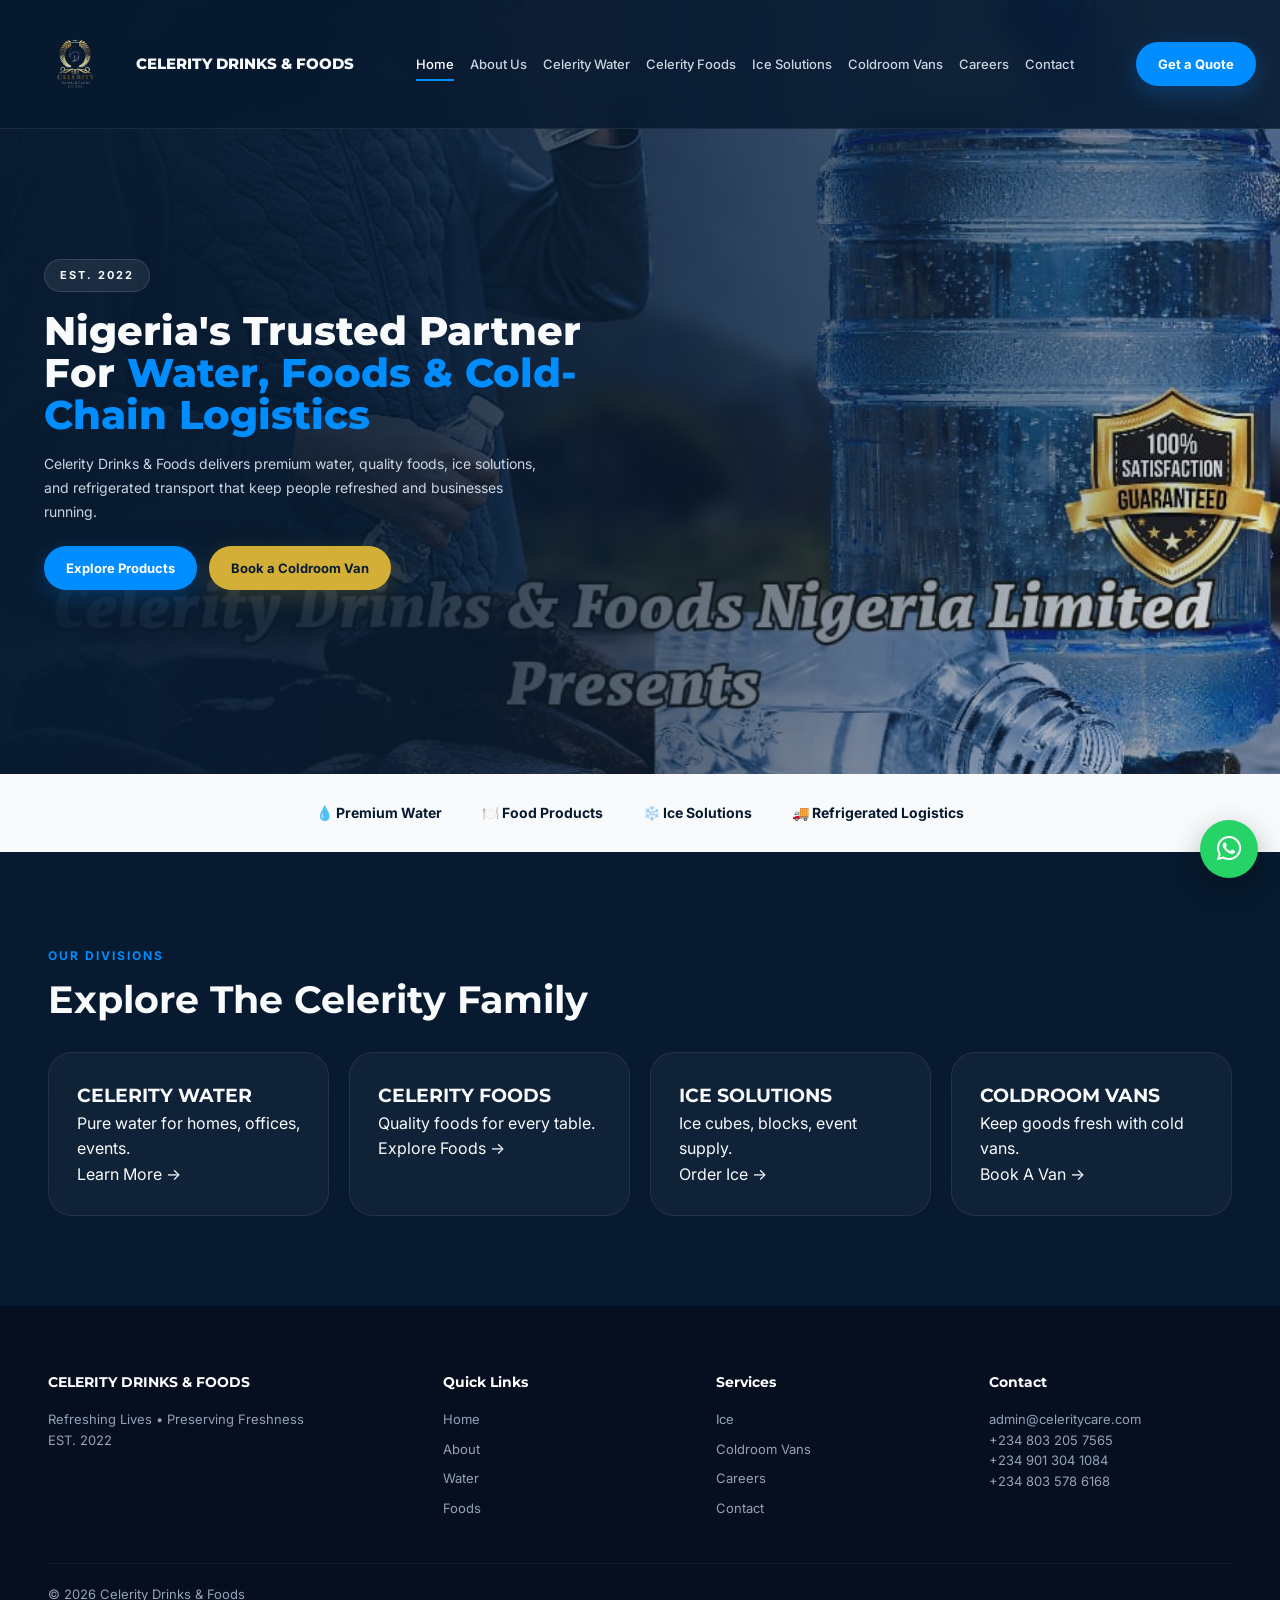
<file: index.html>
<!DOCTYPE html>
<html lang="en">
<head>
<meta charset="UTF-8">
<meta name="viewport" content="width=device-width, initial-scale=1.0">
<title>Celerity Drinks & Foods</title>
<link href="https://fonts.googleapis.com/css2?family=Montserrat:wght@700;800&family=Inter:wght@400;500&display=swap" rel="stylesheet">
<link rel="stylesheet" href="https://cdnjs.cloudflare.com/ajax/libs/font-awesome/6.5.2/css/all.min.css">
<link rel="stylesheet" href="style.css">
</head>
<body>

<header class="site-header">
    <div class="header-inner">
        <a href="index.html" class="brand"><img src="img/new logo.png" alt="logo" style="height: 100px; width: 100px;"> CELERITY DRINKS & FOODS</a>
        <nav class="main-nav" id="mainNav">
            <a href="index.html" class="active">Home</a>
            <a href="about.html">About Us</a>
            <a href="celerity-water.html">Celerity Water</a>
            <a href="celerity-foods.html">Celerity Foods</a>
            <a href="ice-solutions.html">Ice Solutions</a>
            <a href="coldroom-vans.html">Coldroom Vans</a>
            <a href="careers.html">Careers</a>
            <a href="contact.html">Contact</a>
        </nav>
        <a href="contact.html" class="btn btn-blue">Get a Quote</a>
        <button class="menu-toggle" id="menuToggle"><span></span><span></span><span></span></button>
    </div>
</header>

<section class="hero">
    <div class="hero-bg"><img src="img/hero.jpeg"></div>
    <div class="hero-overlay"></div>
    <div class="container">
        <div class="hero-content">
            <span class="badge">EST. 2022</span>
            <h1>Nigeria's Trusted Partner For <span>Water, Foods & Cold-Chain Logistics</span></h1>
            <p>Celerity Drinks & Foods delivers premium water, quality foods, ice solutions, and refrigerated transport that keep people refreshed and businesses running.</p>
            <div class="hero-btns">
                <a href="celerity-water.html" class="btn btn-blue">Explore Products</a>
                <a href="coldroom-vans.html" class="btn btn-gold">Book a Coldroom Van</a>
            </div>
        </div>
    </div>
</section>

<div class="trusted">
    <span>💧 Premium Water</span><span>🍽️ Food Products</span><span>❄️ Ice Solutions</span><span>🚚 Refrigerated Logistics</span>
</div>

<section class="section">
    <div class="container">
        <span class="label">Our Divisions</span>
        <h2 style="font-size:38px; margin:10px 0 30px;">Explore The Celerity Family</h2>
        <div class="div-grid">
            <div class="div-card"><h3>CELERITY WATER</h3><p>Pure water for homes, offices, events.</p><a href="celerity-water.html">Learn More →</a></div>
            <div class="div-card"><h3>CELERITY FOODS</h3><p>Quality foods for every table.</p><a href="celerity-foods.html">Explore Foods →</a></div>
            <div class="div-card"><h3>ICE SOLUTIONS</h3><p>Ice cubes, blocks, event supply.</p><a href="ice-solutions.html">Order Ice →</a></div>
            <div class="div-card"><h3>COLDROOM VANS</h3><p>Keep goods fresh with cold vans.</p><a href="coldroom-vans.html">Book A Van →</a></div>
        </div>
    </div>
</section>

<footer class="footer">
    <div class="container">
        <div class="footer-grid">
            <div><h4>CELERITY DRINKS & FOODS</h4><p>Refreshing Lives • Preserving Freshness<br>EST. 2022</p></div>
            <div><h4>Quick Links</h4><a href="index.html">Home</a><a href="about.html">About</a><a href="celerity-water.html">Water</a><a href="celerity-foods.html">Foods</a></div>
            <div><h4>Services</h4><a href="ice-solutions.html">Ice</a><a href="coldroom-vans.html">Coldroom Vans</a><a href="careers.html">Careers</a><a href="contact.html">Contact</a></div>
            <div><h4>Contact</h4><p>admin@celeritycare.com<br>+234 803 205 7565 <br>+234 901 304 1084 <br>+234 803 578 6168</p></div>
        </div>
        <div class="footer-bottom"><p>© <span id="year"></span> Celerity Drinks & Foods</p></div>
    </div>
</footer>

<script src="script.js"></script>
</body>
</html>
</file>
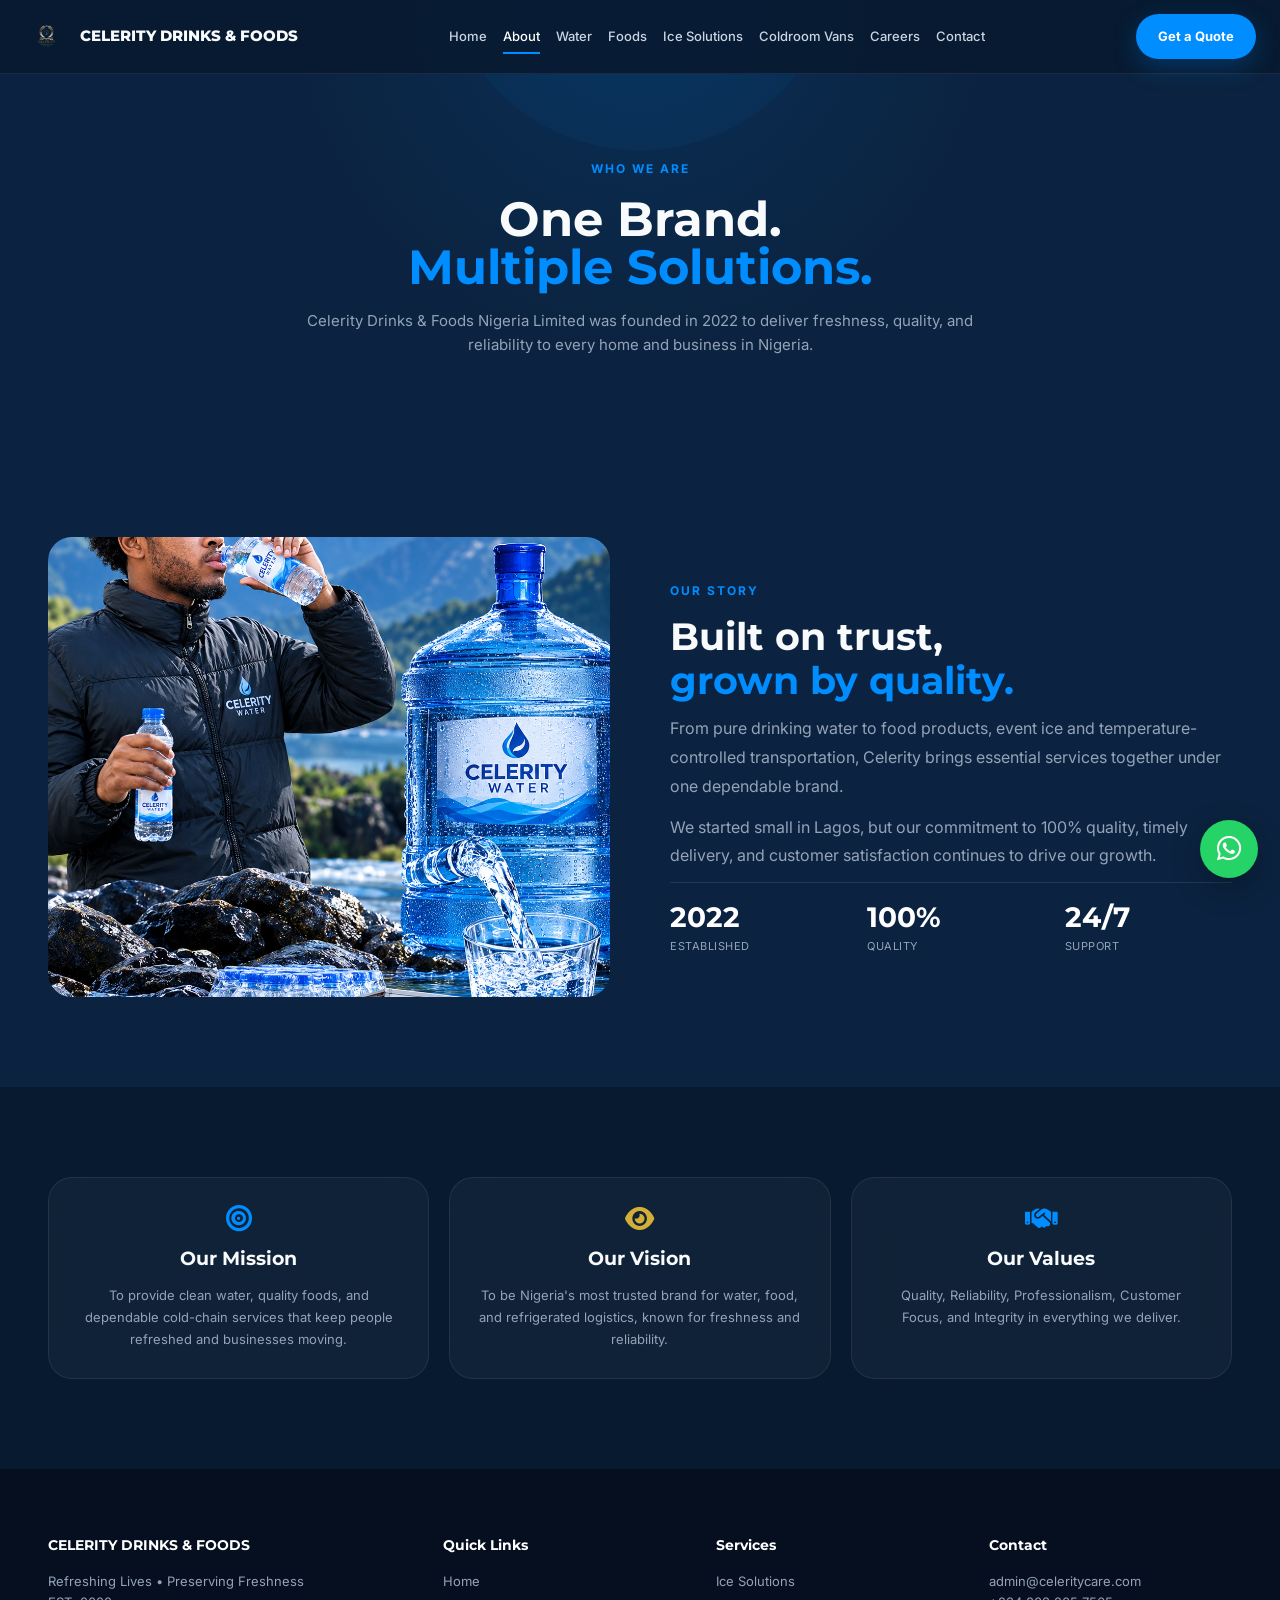
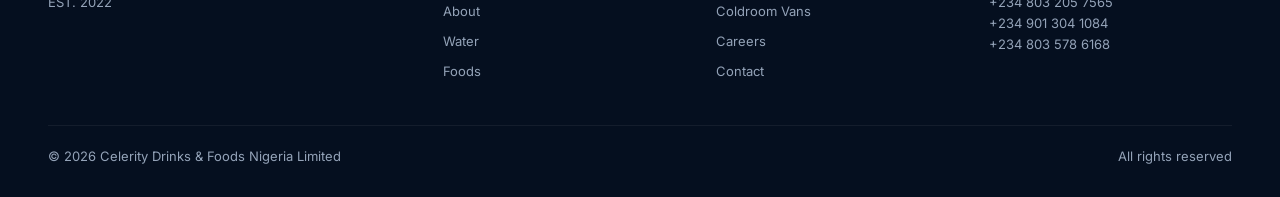
<file: about.html>
<!DOCTYPE html>
<html lang="en">

<head>

    <meta charset="UTF-8">
    <meta name="viewport" content="width=device-width, initial-scale=1.0">

    <title>About Us - Celerity Drinks & Foods</title>

    <meta
        name="description"
        content="Learn about Celerity Drinks & Foods Nigeria Limited, our story, mission, vision and commitment to quality."
    >

    <link
        href="https://fonts.googleapis.com/css2?family=Montserrat:wght@700;800&family=Inter:wght@400;500&display=swap"
        rel="stylesheet"
    >

    <link
        rel="stylesheet"
        href="https://cdnjs.cloudflare.com/ajax/libs/font-awesome/6.5.2/css/all.min.css"
    >

    <link rel="stylesheet" href="style.css">

</head>


<body>


    <!-- ========================================
         HEADER
    ========================================= -->

    <header class="site-header">

        <div class="header-inner">

            <a href="index.html" class="brand">

                <img
                    src="img/new logo.png"
                    alt="Celerity Drinks & Foods logo"
                >

                CELERITY DRINKS & FOODS

            </a>


            <nav class="main-nav" id="mainNav">

                <a href="index.html">
                    Home
                </a>

                <a href="about.html" class="active">
                    About
                </a>

                <a href="celerity-water.html">
                    Water
                </a>

                <a href="celerity-foods.html">
                    Foods
                </a>

                <a href="ice-solutions.html">
                    Ice Solutions
                </a>

                <a href="coldroom-vans.html">
                    Coldroom Vans
                </a>

                <a href="careers.html">
                    Careers
                </a>

                <a href="contact.html">
                    Contact
                </a>

            </nav>


            <a
                href="contact.html"
                class="btn btn-blue"
            >
                Get a Quote
            </a>


            <button
                class="menu-toggle"
                id="menuToggle"
                type="button"
                aria-label="Open navigation menu"
                aria-expanded="false"
                aria-controls="mainNav"
            >

                <span></span>
                <span></span>
                <span></span>

            </button>

        </div>

    </header>


    <!-- ========================================
         PAGE HERO
    ========================================= -->

    <section class="page-hero">

        <div class="container">

            <span class="label">
                Who We Are
            </span>

            <h1>
                One Brand.
                <br>
                <span>Multiple Solutions.</span>
            </h1>

            <p>
                Celerity Drinks & Foods Nigeria Limited was
                founded in 2022 to deliver freshness, quality,
                and reliability to every home and business
                in Nigeria.
            </p>

        </div>

    </section>


    <!-- ========================================
         OUR STORY
    ========================================= -->

    <section class="section about-story">

        <div class="container">

            <div class="about-story-grid">


                <!-- IMAGE -->

                <div class="about-story-image">

                    <img
                        src="img/celerity ahmad.png"
                        alt="Celerity Drinks & Foods"
                        loading="lazy"
                    >

                </div>


                <!-- CONTENT -->

                <div class="about-story-content">

                    <span class="label">
                        Our Story
                    </span>

                    <h2>
                        Built on trust,
                        <br>
                        <span>
                            grown by quality.
                        </span>
                    </h2>

                    <p>
                        From pure drinking water to food
                        products, event ice and
                        temperature-controlled transportation,
                        Celerity brings essential services
                        together under one dependable brand.
                    </p>

                    <p>
                        We started small in Lagos, but our
                        commitment to 100% quality, timely
                        delivery, and customer satisfaction
                        continues to drive our growth.
                    </p>


                    <!-- STATS -->

                    <div class="about-stats">

                        <div class="about-stat">

                            <strong>
                                2022
                            </strong>

                            <span>
                                ESTABLISHED
                            </span>

                        </div>


                        <div class="about-stat">

                            <strong>
                                100%
                            </strong>

                            <span>
                                QUALITY
                            </span>

                        </div>


                        <div class="about-stat">

                            <strong>
                                24/7
                            </strong>

                            <span>
                                SUPPORT
                            </span>

                        </div>

                    </div>

                </div>

            </div>

        </div>

    </section>


    <!-- ========================================
         MISSION / VISION / VALUES
    ========================================= -->

    <section class="section about-values">

        <div class="container">

            <div class="about-values-grid">


                <!-- MISSION -->

                <div class="div-card about-value-card">

                    <i
                        class="fa-solid fa-bullseye"
                    ></i>

                    <h3>
                        Our Mission
                    </h3>

                    <p>
                        To provide clean water, quality foods,
                        and dependable cold-chain services
                        that keep people refreshed and
                        businesses moving.
                    </p>

                </div>


                <!-- VISION -->

                <div class="div-card about-value-card">

                    <i
                        class="fa-solid fa-eye"
                    ></i>

                    <h3>
                        Our Vision
                    </h3>

                    <p>
                        To be Nigeria's most trusted brand for
                        water, food, and refrigerated logistics,
                        known for freshness and reliability.
                    </p>

                </div>


                <!-- VALUES -->

                <div class="div-card about-value-card">

                    <i
                        class="fa-solid fa-handshake"
                    ></i>

                    <h3>
                        Our Values
                    </h3>

                    <p>
                        Quality, Reliability, Professionalism,
                        Customer Focus, and Integrity in
                        everything we deliver.
                    </p>

                </div>

            </div>

        </div>

    </section>


    <!-- ========================================
         FOOTER
    ========================================= -->

    <footer class="footer">

        <div class="container">

            <div class="footer-grid">


                <div>

                    <h4>
                        CELERITY DRINKS & FOODS
                    </h4>

                    <p>
                        Refreshing Lives • Preserving Freshness
                        <br>
                        EST. 2022
                    </p>

                </div>


                <div>

                    <h4>
                        Quick Links
                    </h4>

                    <a href="index.html">
                        Home
                    </a>

                    <a href="about.html">
                        About
                    </a>

                    <a href="celerity-water.html">
                        Water
                    </a>

                    <a href="celerity-foods.html">
                        Foods
                    </a>

                </div>


                <div>

                    <h4>
                        Services
                    </h4>

                    <a href="ice-solutions.html">
                        Ice Solutions
                    </a>

                    <a href="coldroom-vans.html">
                        Coldroom Vans
                    </a>

                    <a href="careers.html">
                        Careers
                    </a>

                    <a href="contact.html">
                        Contact
                    </a>

                </div>


                <div>

                    <h4>
                        Contact
                    </h4>

                    <p>
                        admin@celeritycare.com
                        <br>
                        +234 803 205 7565
                        <br>
                        +234 901 304 1084
                        <br>
                        +234 803 578 6168
                    </p>

                </div>

            </div>


            <div class="footer-bottom">

                <p>
                    ©
                    <span id="year"></span>
                    Celerity Drinks & Foods Nigeria Limited
                </p>

                <p>
                    All rights reserved
                </p>

            </div>

        </div>

    </footer>


    <script src="script.js"></script>

</body>

</html>
</file>
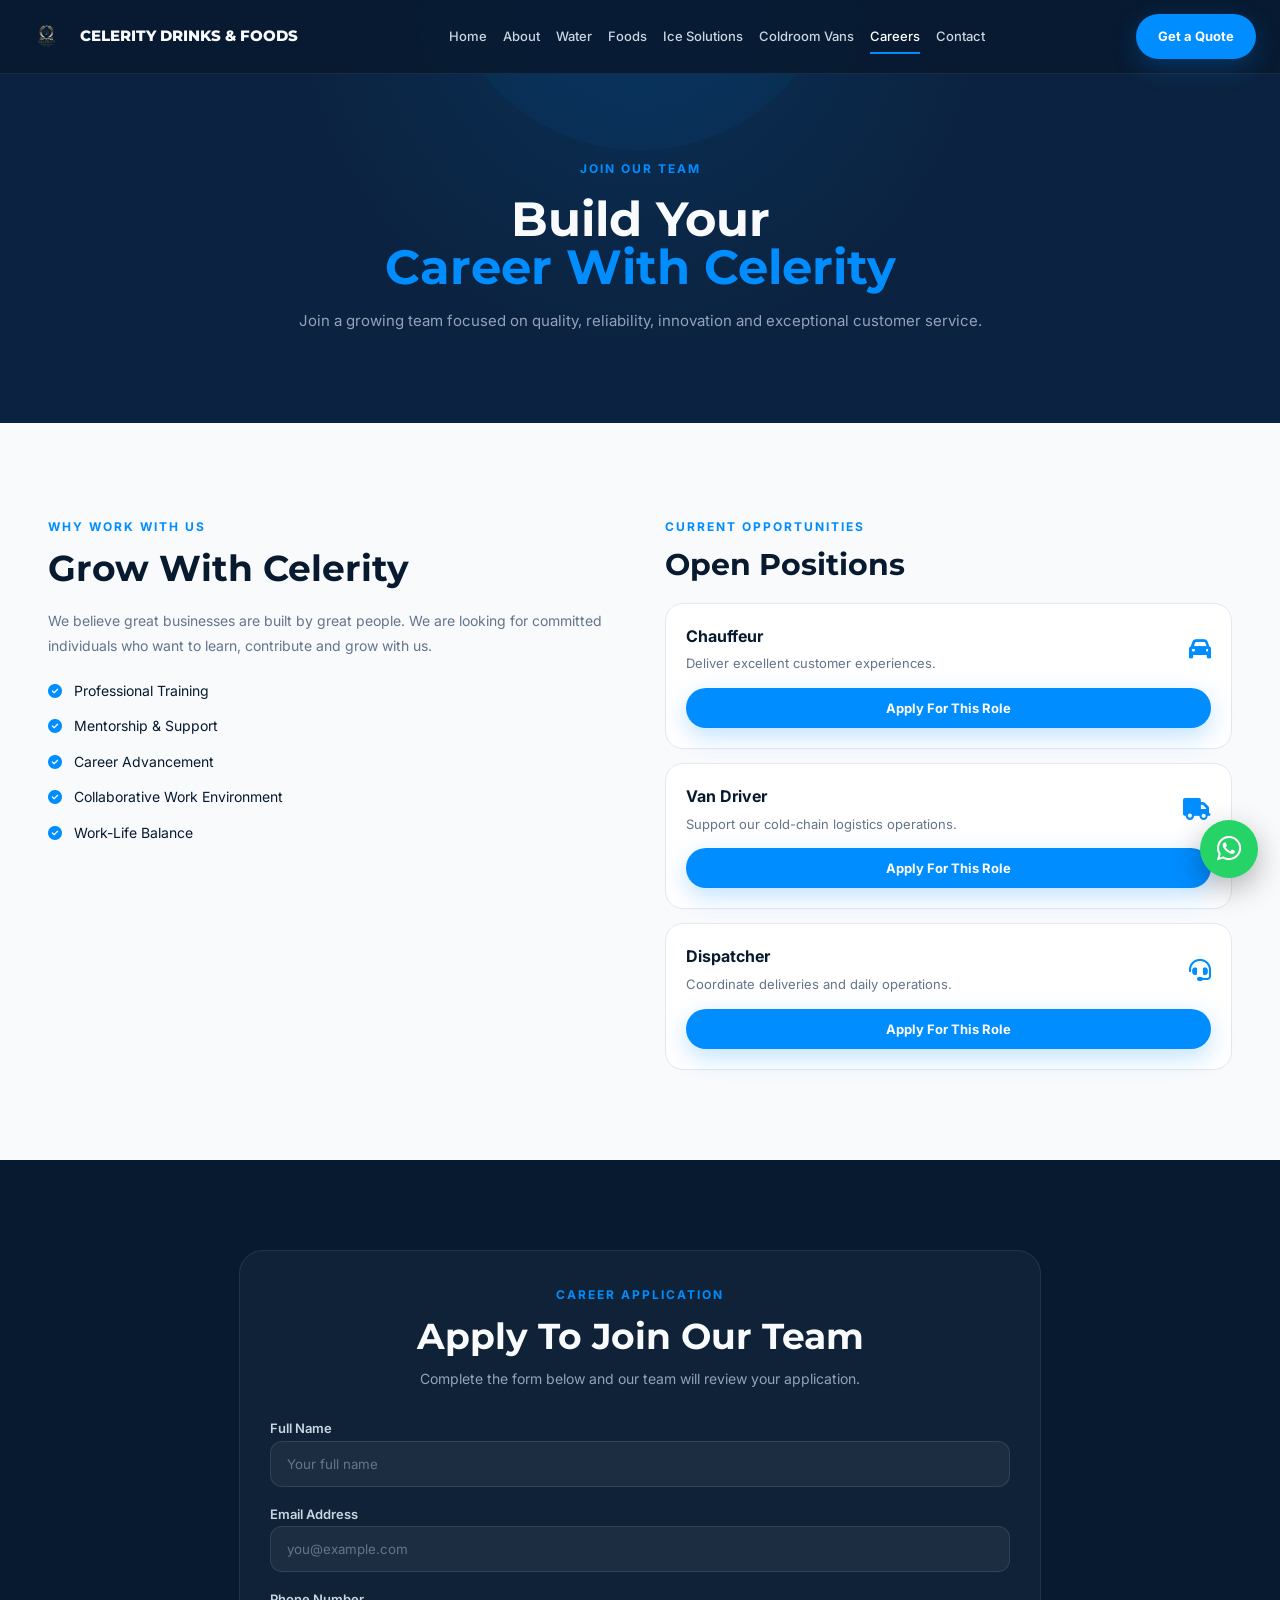
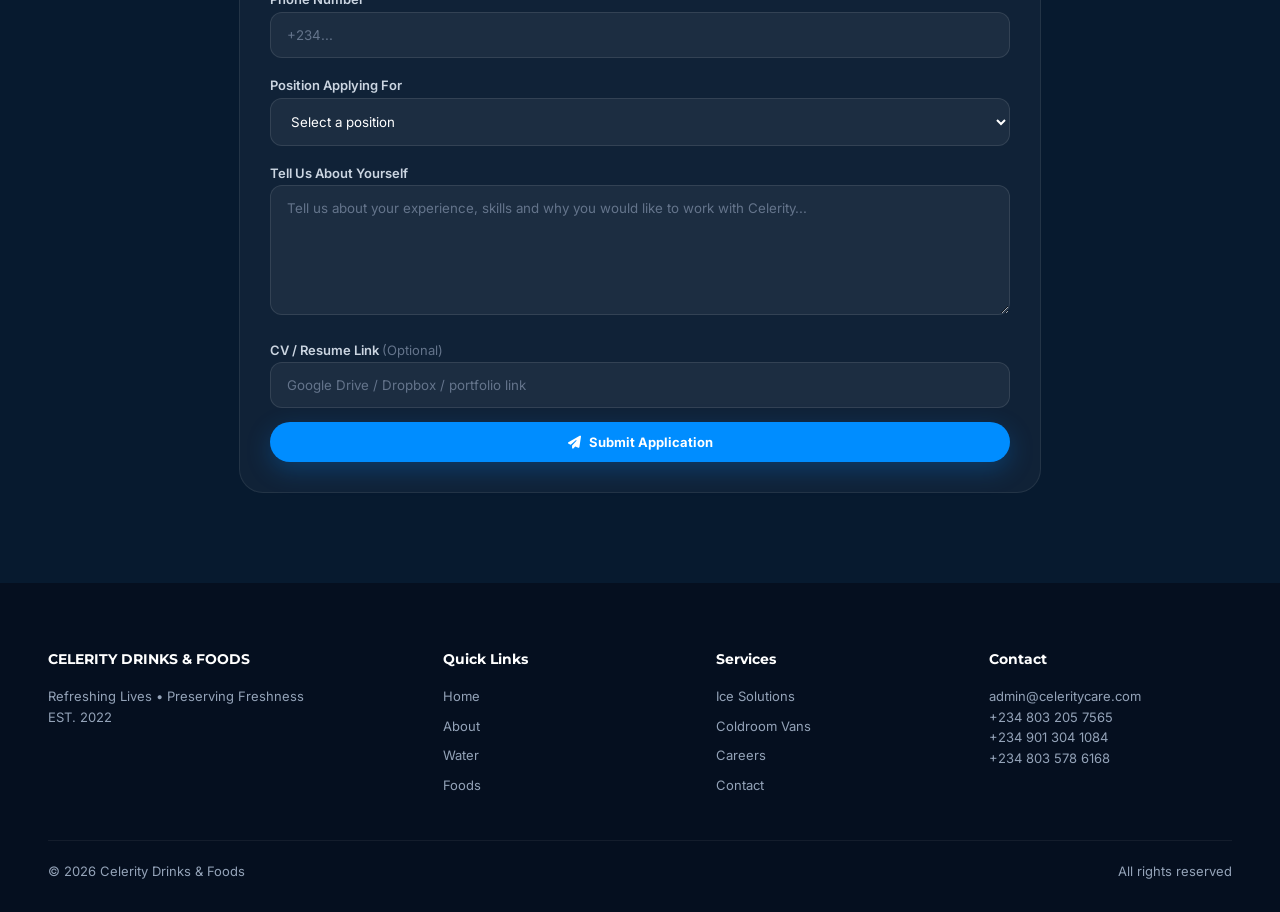
<file: careers.html>
<!DOCTYPE html>
<html lang="en">

<head>
    <meta charset="UTF-8">
    <meta name="viewport" content="width=device-width, initial-scale=1.0">

    <title>Careers - Build Your Future With Celerity</title>

    <meta
        name="description"
        content="Explore career opportunities at Celerity Drinks & Foods and apply to join our growing team."
    >

    <link
        href="https://fonts.googleapis.com/css2?family=Montserrat:wght@700;800&family=Inter:wght@400;500&display=swap"
        rel="stylesheet"
    >

    <link
        rel="stylesheet"
        href="https://cdnjs.cloudflare.com/ajax/libs/font-awesome/6.5.2/css/all.min.css"
    >

    <link rel="stylesheet" href="style.css">
</head>

<body>

    <!-- ========================================
         HEADER
    ======================================== -->

    <header class="site-header">

        <div class="header-inner">

            <a href="index.html" class="brand">

                <img
                    src="img/new logo.png"
                    alt="Celerity Drinks & Foods logo"
                >

                CELERITY DRINKS & FOODS

            </a>


            <nav class="main-nav" id="mainNav">

                <a href="index.html">Home</a>

                <a href="about.html">About</a>

                <a href="celerity-water.html">Water</a>

                <a href="celerity-foods.html">Foods</a>

                <a href="ice-solutions.html">
                    Ice Solutions
                </a>

                <a href="coldroom-vans.html">
                    Coldroom Vans
                </a>

                <a href="careers.html" class="active">
                    Careers
                </a>

                <a href="contact.html">
                    Contact
                </a>

            </nav>


            <a
                href="contact.html"
                class="btn btn-blue"
            >
                Get a Quote
            </a>


            <button
                class="menu-toggle"
                id="menuToggle"
                type="button"
                aria-label="Open navigation menu"
                aria-expanded="false"
                aria-controls="mainNav"
            >

                <span></span>
                <span></span>
                <span></span>

            </button>

        </div>

    </header>


    <!-- ========================================
         PAGE HERO
    ======================================== -->

    <section class="page-hero">

        <div class="container">

            <span class="label">
                Join Our Team
            </span>

            <h1>
                Build Your
                <br>
                <span>Career With Celerity</span>
            </h1>

            <p>
                Join a growing team focused on quality,
                reliability, innovation and exceptional
                customer service.
            </p>

        </div>

    </section>


    <!-- ========================================
         CAREER INTRO
    ======================================== -->

    <section
        class="section"
        style="background:#F8FAFC; color:#071A2F;"
    >

        <div class="container">

            <div
                style="
                    display:grid;
                    grid-template-columns:minmax(0,1fr) minmax(0,1fr);
                    gap:50px;
                    align-items:start;
                "
            >

                <!-- BENEFITS -->

                <div>

                    <span
                        class="label"
                        style="color:#008DFF;"
                    >
                        Why Work With Us
                    </span>

                    <h2
                        style="
                            font-size:36px;
                            margin:10px 0 18px;
                            color:#071A2F;
                        "
                    >
                        Grow With Celerity
                    </h2>

                    <p
                        style="
                            color:#64748b;
                            font-size:14px;
                            line-height:1.8;
                            margin-bottom:22px;
                        "
                    >
                        We believe great businesses are built
                        by great people. We are looking for
                        committed individuals who want to learn,
                        contribute and grow with us.
                    </p>


                    <ul
                        style="
                            list-style:none;
                            display:grid;
                            gap:13px;
                            font-size:14px;
                        "
                    >

                        <li>
                            <i
                                class="fa-solid fa-circle-check"
                                style="
                                    color:#008DFF;
                                    margin-right:8px;
                                "
                            ></i>

                            Professional Training
                        </li>

                        <li>
                            <i
                                class="fa-solid fa-circle-check"
                                style="
                                    color:#008DFF;
                                    margin-right:8px;
                                "
                            ></i>

                            Mentorship & Support
                        </li>

                        <li>
                            <i
                                class="fa-solid fa-circle-check"
                                style="
                                    color:#008DFF;
                                    margin-right:8px;
                                "
                            ></i>

                            Career Advancement
                        </li>

                        <li>
                            <i
                                class="fa-solid fa-circle-check"
                                style="
                                    color:#008DFF;
                                    margin-right:8px;
                                "
                            ></i>

                            Collaborative Work Environment
                        </li>

                        <li>
                            <i
                                class="fa-solid fa-circle-check"
                                style="
                                    color:#008DFF;
                                    margin-right:8px;
                                "
                            ></i>

                            Work-Life Balance
                        </li>

                    </ul>

                </div>


                <!-- AVAILABLE ROLES -->

                <div>

                    <span
                        class="label"
                        style="color:#008DFF;"
                    >
                        Current Opportunities
                    </span>

                    <h2
                        style="
                            font-size:30px;
                            margin:10px 0 20px;
                            color:#071A2F;
                        "
                    >
                        Open Positions
                    </h2>


                    <div
                        style="
                            display:grid;
                            gap:14px;
                        "
                    >

                        <!-- CHAUFFEUR -->

                        <div
                            style="
                                background:#ffffff;
                                padding:20px;
                                border-radius:18px;
                                border:1px solid #e2e8f0;
                                transition:0.3s;
                            "
                        >

                            <div
                                style="
                                    display:flex;
                                    justify-content:space-between;
                                    align-items:center;
                                    gap:15px;
                                "
                            >

                                <div>

                                    <strong>
                                        Chauffeur
                                    </strong>

                                    <p
                                        style="
                                            color:#64748b;
                                            font-size:13px;
                                            margin-top:4px;
                                        "
                                    >
                                        Deliver excellent
                                        customer experiences.
                                    </p>

                                </div>

                                <i
                                    class="fa-solid fa-car"
                                    style="
                                        color:#008DFF;
                                        font-size:22px;
                                    "
                                ></i>

                            </div>

                            <button
                                type="button"
                                class="btn btn-blue apply-btn"
                                data-role="Chauffeur"
                                style="
                                    margin-top:14px;
                                    width:100%;
                                "
                                onclick="document.getElementById('applicationForm').scrollIntoView({behavior:'smooth'});"
                            >
                                Apply For This Role
                            </button>

                        </div>


                        <!-- VAN DRIVER -->

                        <div
                            style="
                                background:#ffffff;
                                padding:20px;
                                border-radius:18px;
                                border:1px solid #e2e8f0;
                                transition:0.3s;
                            "
                        >

                            <div
                                style="
                                    display:flex;
                                    justify-content:space-between;
                                    align-items:center;
                                    gap:15px;
                                "
                            >

                                <div>

                                    <strong>
                                        Van Driver
                                    </strong>

                                    <p
                                        style="
                                            color:#64748b;
                                            font-size:13px;
                                            margin-top:4px;
                                        "
                                    >
                                        Support our cold-chain
                                        logistics operations.
                                    </p>

                                </div>

                                <i
                                    class="fa-solid fa-truck"
                                    style="
                                        color:#008DFF;
                                        font-size:22px;
                                    "
                                ></i>

                            </div>

                            <button
                                type="button"
                                class="btn btn-blue apply-btn"
                                data-role="Van Driver"
                                style="
                                    margin-top:14px;
                                    width:100%;
                                "
                                onclick="document.getElementById('applicationForm').scrollIntoView({behavior:'smooth'});"
                            >
                                Apply For This Role
                            </button>

                        </div>


                        <!-- DISPATCHER -->

                        <div
                            style="
                                background:#ffffff;
                                padding:20px;
                                border-radius:18px;
                                border:1px solid #e2e8f0;
                                transition:0.3s;
                            "
                        >

                            <div
                                style="
                                    display:flex;
                                    justify-content:space-between;
                                    align-items:center;
                                    gap:15px;
                                "
                            >

                                <div>

                                    <strong>
                                        Dispatcher
                                    </strong>

                                    <p
                                        style="
                                            color:#64748b;
                                            font-size:13px;
                                            margin-top:4px;
                                        "
                                    >
                                        Coordinate deliveries
                                        and daily operations.
                                    </p>

                                </div>

                                <i
                                    class="fa-solid fa-headset"
                                    style="
                                        color:#008DFF;
                                        font-size:22px;
                                    "
                                ></i>

                            </div>

                            <button
                                type="button"
                                class="btn btn-blue apply-btn"
                                data-role="Dispatcher"
                                style="
                                    margin-top:14px;
                                    width:100%;
                                "
                                onclick="document.getElementById('applicationForm').scrollIntoView({behavior:'smooth'});"
                            >
                                Apply For This Role
                            </button>

                        </div>

                    </div>

                </div>

            </div>

        </div>

    </section>


    <!-- ========================================
         APPLICATION FORM
    ======================================== -->

    <section
        class="section"
        id="applicationForm"
        style="background:#071A2F;"
    >

        <div
            class="container"
            style="
                max-width:850px;
            "
        >

            <div
                style="
                    background:rgba(255,255,255,0.04);
                    border:1px solid rgba(255,255,255,0.08);
                    border-radius:24px;
                    padding:30px;
                "
            >

                <div
                    style="
                        text-align:center;
                        margin-bottom:25px;
                    "
                >

                    <span class="label">
                        Career Application
                    </span>

                    <h2
                        style="
                            font-size:36px;
                            margin:10px 0;
                        "
                    >
                        Apply To Join Our Team
                    </h2>

                    <p
                        style="
                            color:#94a3b8;
                            font-size:14px;
                            max-width:600px;
                            margin:0 auto;
                        "
                    >
                        Complete the form below and our team
                        will review your application.
                    </p>

                </div>


                <form
                    class="celerity-form"
                    id="applicationFormSubmit"
                    method="POST"
                >

                    <div>

                        <label for="applicantName">
                            Full Name
                        </label>

                        <input
                            type="text"
                            id="applicantName"
                            name="name"
                            placeholder="Your full name"
                            autocomplete="name"
                            required
                        >

                    </div>


                    <div>

                        <label for="applicantEmail">
                            Email Address
                        </label>

                        <input
                            type="email"
                            id="applicantEmail"
                            name="email"
                            placeholder="you@example.com"
                            autocomplete="email"
                            required
                        >

                    </div>


                    <div>

                        <label for="applicantPhone">
                            Phone Number
                        </label>

                        <input
                            type="tel"
                            id="applicantPhone"
                            name="phone"
                            placeholder="+234..."
                            autocomplete="tel"
                            required
                        >

                    </div>


                    <div>

                        <label for="applicantRole">
                            Position Applying For
                        </label>

                        <select
                            id="applicantRole"
                            name="role"
                            required
                        >

                            <option value="">
                                Select a position
                            </option>

                            <option value="Chauffeur">
                                Chauffeur
                            </option>

                            <option value="Van Driver">
                                Van Driver
                            </option>

                            <option value="Dispatcher">
                                Dispatcher
                            </option>

                            <option value="Other">
                                Other
                            </option>

                        </select>

                    </div>


                    <div>

                        <label for="applicantMessage">
                            Tell Us About Yourself
                        </label>

                        <textarea
                            id="applicantMessage"
                            name="message"
                            placeholder="Tell us about your experience, skills and why you would like to work with Celerity..."
                            required
                        ></textarea>

                    </div>


                    <div>

                        <label for="cvLink">
                            CV / Resume Link
                            <span
                                style="
                                    color:#64748b;
                                    font-weight:400;
                                "
                            >
                                (Optional)
                            </span>
                        </label>

                        <input
                            type="url"
                            id="cvLink"
                            name="cv_link"
                            placeholder="Google Drive / Dropbox / portfolio link"
                        >

                    </div>


                    <div
                        id="careerFormStatus"
                        class="form-status"
                        aria-live="polite"
                    ></div>


                    <button
                        type="submit"
                        class="btn btn-blue"
                        style="width:100%;"
                    >

                        <i
                            class="fa-solid fa-paper-plane"
                            style="margin-right:8px;"
                        ></i>

                        Submit Application

                    </button>

                </form>

            </div>

        </div>

    </section>


    <!-- ========================================
         FOOTER
    ======================================== -->

    <footer class="footer">

        <div class="container">

            <div class="footer-grid">

                <div>

                    <h4>
                        CELERITY DRINKS & FOODS
                    </h4>

                    <p>
                        Refreshing Lives • Preserving Freshness
                        <br>
                        EST. 2022
                    </p>

                </div>


                <div>

                    <h4>Quick Links</h4>

                    <a href="index.html">
                        Home
                    </a>

                    <a href="about.html">
                        About
                    </a>

                    <a href="celerity-water.html">
                        Water
                    </a>

                    <a href="celerity-foods.html">
                        Foods
                    </a>

                </div>


                <div>

                    <h4>Services</h4>

                    <a href="ice-solutions.html">
                        Ice Solutions
                    </a>

                    <a href="coldroom-vans.html">
                        Coldroom Vans
                    </a>

                    <a href="careers.html">
                        Careers
                    </a>

                    <a href="contact.html">
                        Contact
                    </a>

                </div>


                <div>

                    <h4>Contact</h4>

                    <p>
                        admin@celeritycare.com
                        <br>
                        +234 803 205 7565
                        <br>
                        +234 901 304 1084 
                        <br>
                        +234 803 578 6168
                    </p>

                </div>

            </div>


            <div class="footer-bottom">

                <p>
                    © <span id="year"></span>
                    Celerity Drinks & Foods
                </p>

                <p>
                    All rights reserved
                </p>

            </div>

        </div>

    </footer>


    <script src="script.js"></script>

</body>

</html>
</file>
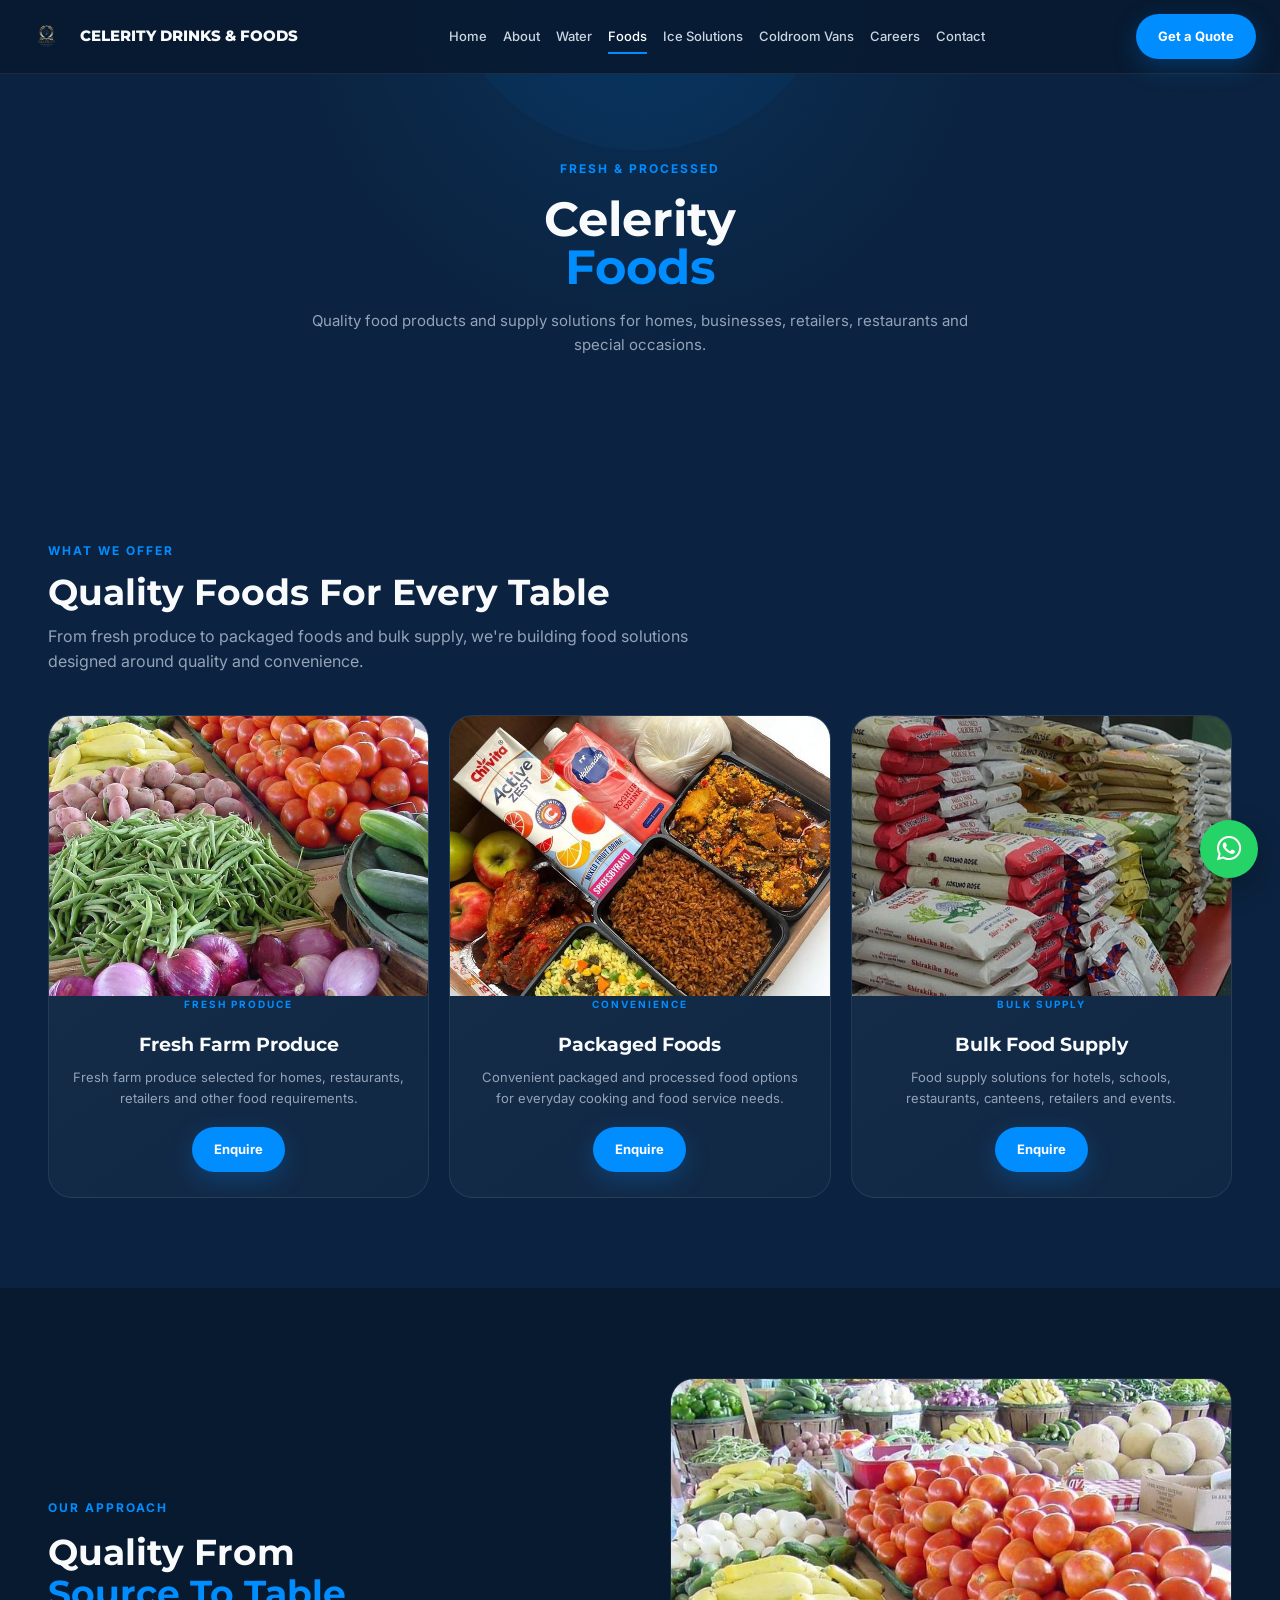
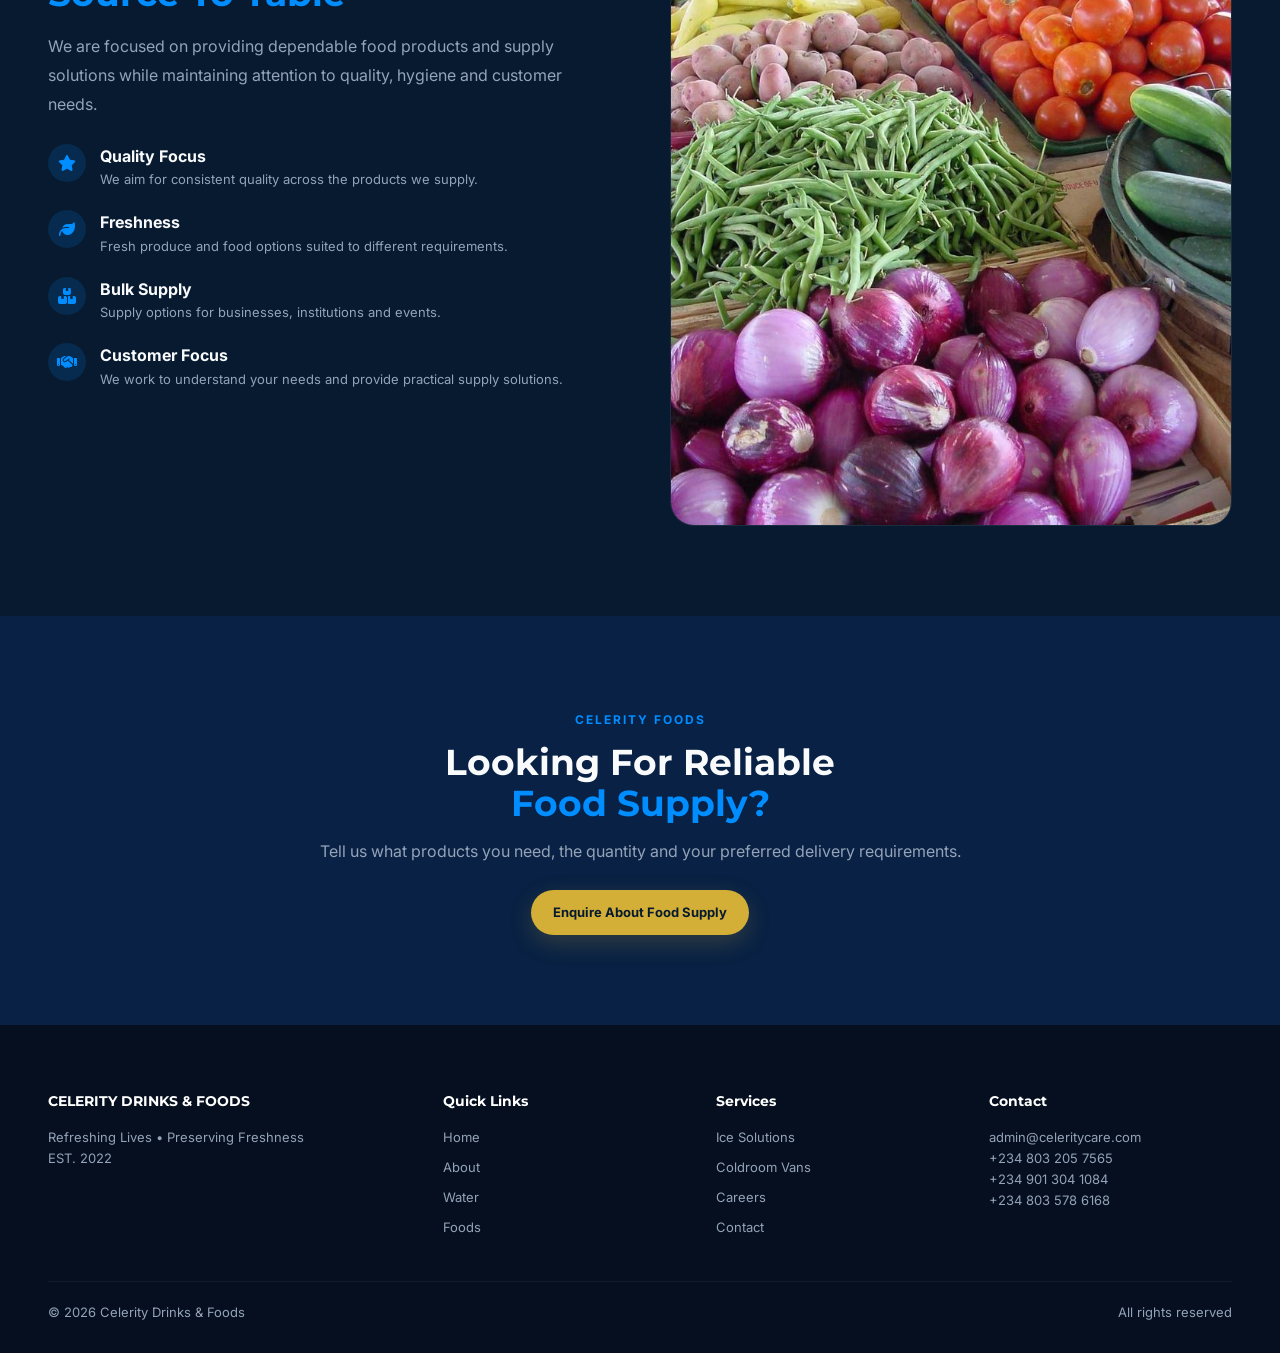
<file: celerity-foods.html>
<!DOCTYPE html>
<html lang="en">

<head>
    <meta charset="UTF-8">
    <meta name="viewport" content="width=device-width, initial-scale=1.0">

    <title>Celerity Foods | Quality Foods For Every Table</title>

    <meta
        name="description"
        content="Explore Celerity Foods for fresh farm produce, packaged foods and bulk food supply for homes, businesses and events."
    >

    <link
        href="https://fonts.googleapis.com/css2?family=Montserrat:wght@700;800&family=Inter:wght@400;500&display=swap"
        rel="stylesheet"
    >

    <link
        rel="stylesheet"
        href="https://cdnjs.cloudflare.com/ajax/libs/font-awesome/6.5.2/css/all.min.css"
    >

    <link rel="stylesheet" href="style.css">
</head>

<body>

    <!-- ========================================
         HEADER
    ======================================== -->

    <header class="site-header">

        <div class="header-inner">

            <a href="index.html" class="brand">

                <img
                    src="img/new logo.png"
                    alt="Celerity Drinks & Foods logo"
                >

                CELERITY DRINKS & FOODS

            </a>


            <nav class="main-nav" id="mainNav">

                <a href="index.html">
                    Home
                </a>

                <a href="about.html">
                    About
                </a>

                <a href="celerity-water.html">
                    Water
                </a>

                <a href="celerity-foods.html" class="active">
                    Foods
                </a>

                <a href="ice-solutions.html">
                    Ice Solutions
                </a>

                <a href="coldroom-vans.html">
                    Coldroom Vans
                </a>

                <a href="careers.html">
                    Careers
                </a>

                <a href="contact.html">
                    Contact
                </a>

            </nav>


            <a
                href="contact.html"
                class="btn btn-blue"
            >
                Get a Quote
            </a>


            <button
                class="menu-toggle"
                id="menuToggle"
                type="button"
                aria-label="Open navigation menu"
                aria-expanded="false"
                aria-controls="mainNav"
            >

                <span></span>
                <span></span>
                <span></span>

            </button>

        </div>

    </header>


    <!-- ========================================
         PAGE HERO
    ======================================== -->

    <section class="page-hero">

        <div class="container">

            <span class="label">
                Fresh & Processed
            </span>

            <h1>
                Celerity
                <br>
                <span>Foods</span>
            </h1>

            <p>
                Quality food products and supply solutions
                for homes, businesses, retailers, restaurants
                and special occasions.
            </p>

        </div>

    </section>


    <!-- ========================================
         FOOD PRODUCTS
    ======================================== -->

    <section
        class="section"
        style="background:#0B2340;"
    >

        <div class="container">

            <div
                style="
                    max-width:700px;
                    margin-bottom:35px;
                "
            >

                <span class="label">
                    What We Offer
                </span>

                <h2
                    style="
                        font-size:36px;
                        margin:10px 0;
                    "
                >
                    Quality Foods For Every Table
                </h2>

                <p style="color:#94a3b8;">
                    From fresh produce to packaged foods and
                    bulk supply, we're building food solutions
                    designed around quality and convenience.
                </p>

            </div>


            <div class="product-grid">

                <!-- FRESH FARM PRODUCE -->

                <div class="product-card">

                    <img
                        src="img/FRESH FARM FOOD.jpg"
                        alt="Fresh farm produce"
                        loading="lazy"
                    >

                    <span
                        class="label"
                        style="font-size:10px;"
                    >
                        Fresh Produce
                    </span>

                    <h3>
                        Fresh Farm Produce
                    </h3>

                    <p>
                        Fresh farm produce selected for homes,
                        restaurants, retailers and other food
                        requirements.
                    </p>

                    <a
                        href="contact.html"
                        class="btn btn-blue"
                    >
                        Enquire
                    </a>

                </div>


                <!-- PACKAGED FOODS -->

                <div class="product-card">

                    <img
                        src="img/PACKAGED FOOD.jpg"
                        alt="Packaged food products"
                        loading="lazy"
                    >

                    <span
                        class="label"
                        style="font-size:10px;"
                    >
                        Convenience
                    </span>

                    <h3>
                        Packaged Foods
                    </h3>

                    <p>
                        Convenient packaged and processed food
                        options for everyday cooking and food
                        service needs.
                    </p>

                    <a
                        href="contact.html"
                        class="btn btn-blue"
                    >
                        Enquire
                    </a>

                </div>


                <!-- BULK SUPPLY -->

                <div class="product-card">

                    <img
                        src="img/Bags Of Rice.jpg"
                        alt="Bulk bags of rice for food supply"
                        loading="lazy"
                    >

                    <span
                        class="label"
                        style="font-size:10px;"
                    >
                        Bulk Supply
                    </span>

                    <h3>
                        Bulk Food Supply
                    </h3>

                    <p>
                        Food supply solutions for hotels,
                        schools, restaurants, canteens,
                        retailers and events.
                    </p>

                    <a
                        href="contact.html"
                        class="btn btn-blue"
                    >
                        Enquire
                    </a>

                </div>

            </div>

        </div>

    </section>


    <!-- ========================================
         FOOD QUALITY SECTION
    ======================================== -->

    <section
        class="section"
        style="background:#071A2F;"
    >

        <div class="container">

            <div class="why-grid">

                <!-- TEXT -->

                <div>

                    <span class="label">
                        Our Approach
                    </span>

                    <h2
                        style="
                            font-size:36px;
                            margin:12px 0 18px;
                        "
                    >
                        Quality From
                        <br>
                        <span style="color:#008DFF;">
                            Source To Table
                        </span>
                    </h2>

                    <p
                        style="
                            color:#94a3b8;
                            line-height:1.8;
                            margin-bottom:25px;
                        "
                    >
                        We are focused on providing dependable
                        food products and supply solutions while
                        maintaining attention to quality, hygiene
                        and customer needs.
                    </p>


                    <div class="why-list">

                        <!-- QUALITY -->

                        <div class="why-item">

                            <i class="fa-solid fa-star"></i>

                            <div>

                                <strong>
                                    Quality Focus
                                </strong>

                                <p
                                    style="
                                        color:#94a3b8;
                                        font-size:13px;
                                    "
                                >
                                    We aim for consistent quality
                                    across the products we supply.
                                </p>

                            </div>

                        </div>


                        <!-- FRESHNESS -->

                        <div class="why-item">

                            <i class="fa-solid fa-leaf"></i>

                            <div>

                                <strong>
                                    Freshness
                                </strong>

                                <p
                                    style="
                                        color:#94a3b8;
                                        font-size:13px;
                                    "
                                >
                                    Fresh produce and food options
                                    suited to different requirements.
                                </p>

                            </div>

                        </div>


                        <!-- BULK -->

                        <div class="why-item">

                            <i class="fa-solid fa-boxes-stacked"></i>

                            <div>

                                <strong>
                                    Bulk Supply
                                </strong>

                                <p
                                    style="
                                        color:#94a3b8;
                                        font-size:13px;
                                    "
                                >
                                    Supply options for businesses,
                                    institutions and events.
                                </p>

                            </div>

                        </div>


                        <!-- SERVICE -->

                        <div class="why-item">

                            <i class="fa-solid fa-handshake"></i>

                            <div>

                                <strong>
                                    Customer Focus
                                </strong>

                                <p
                                    style="
                                        color:#94a3b8;
                                        font-size:13px;
                                    "
                                >
                                    We work to understand your
                                    needs and provide practical
                                    supply solutions.
                                </p>

                            </div>

                        </div>

                    </div>

                </div>


                <!-- IMAGE -->

                <div
                    style="
                        min-height:400px;
                        border-radius:24px;
                        overflow:hidden;
                        border:1px solid rgba(255,255,255,0.08);
                    "
                >

                    <img
                        src="img/FRESH FARM FOOD.jpg"
                        alt="Fresh food produce"
                        loading="lazy"
                        style="
                            width:100%;
                            height:100%;
                            object-fit:cover;
                        "
                    >

                </div>

            </div>

        </div>

    </section>


    <!-- ========================================
         FOOD CTA
    ======================================== -->

    <section
        class="section"
        style="
            background:#082144;
            text-align:center;
        "
    >

        <div
            class="container"
            style="max-width:760px;"
        >

            <span class="label">
                Celerity Foods
            </span>

            <h2
                style="
                    font-size:36px;
                    margin:10px 0 15px;
                "
            >
                Looking For Reliable
                <br>
                <span style="color:#008DFF;">
                    Food Supply?
                </span>
            </h2>

            <p
                style="
                    color:#94a3b8;
                    margin-bottom:25px;
                "
            >
                Tell us what products you need, the quantity
                and your preferred delivery requirements.
            </p>

            <a
                href="contact.html"
                class="btn btn-gold"
            >
                Enquire About Food Supply
            </a>

        </div>

    </section>


    <!-- ========================================
         FOOTER
    ======================================== -->

    <footer class="footer">

        <div class="container">

            <div class="footer-grid">

                <div>

                    <h4>
                        CELERITY DRINKS & FOODS
                    </h4>

                    <p>
                        Refreshing Lives • Preserving Freshness
                        <br>
                        EST. 2022
                    </p>

                </div>


                <div>

                    <h4>
                        Quick Links
                    </h4>

                    <a href="index.html">
                        Home
                    </a>

                    <a href="about.html">
                        About
                    </a>

                    <a href="celerity-water.html">
                        Water
                    </a>

                    <a href="celerity-foods.html">
                        Foods
                    </a>

                </div>


                <div>

                    <h4>
                        Services
                    </h4>

                    <a href="ice-solutions.html">
                        Ice Solutions
                    </a>

                    <a href="coldroom-vans.html">
                        Coldroom Vans
                    </a>

                    <a href="careers.html">
                        Careers
                    </a>

                    <a href="contact.html">
                        Contact
                    </a>

                </div>


                <div>

                    <h4>
                        Contact
                    </h4>

                    <p>
                        admin@celeritycare.com
                        <br>
                        +234 803 205 7565
                       
                        <br>
                        +234 901 304 1084 
                       
                        <br>
                        +234 803 578 6168
                    </p>

                </div>

            </div>


            <div class="footer-bottom">

                <p>
                    © <span id="year"></span>
                    Celerity Drinks & Foods
                </p>

                <p>
                    All rights reserved
                </p>

            </div>

        </div>

    </footer>


    <script src="script.js"></script>

</body>

</html>
</file>
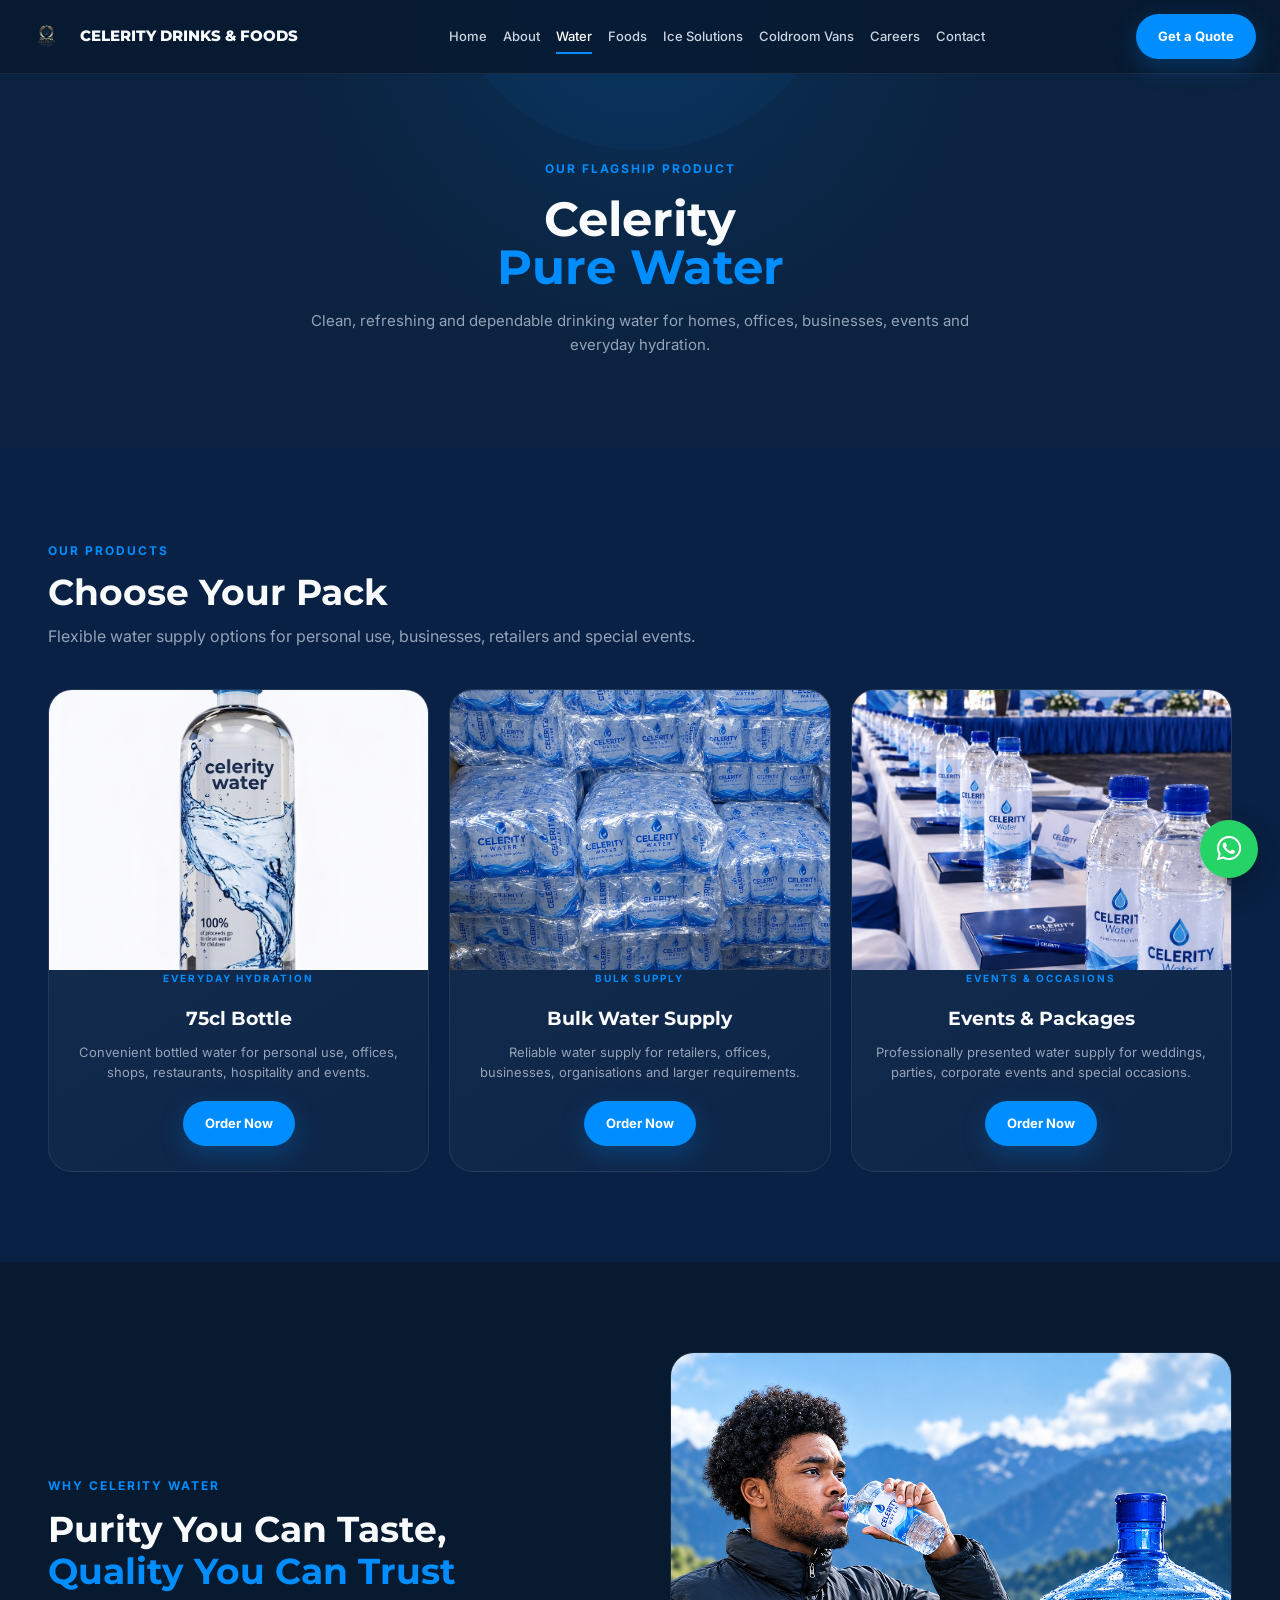
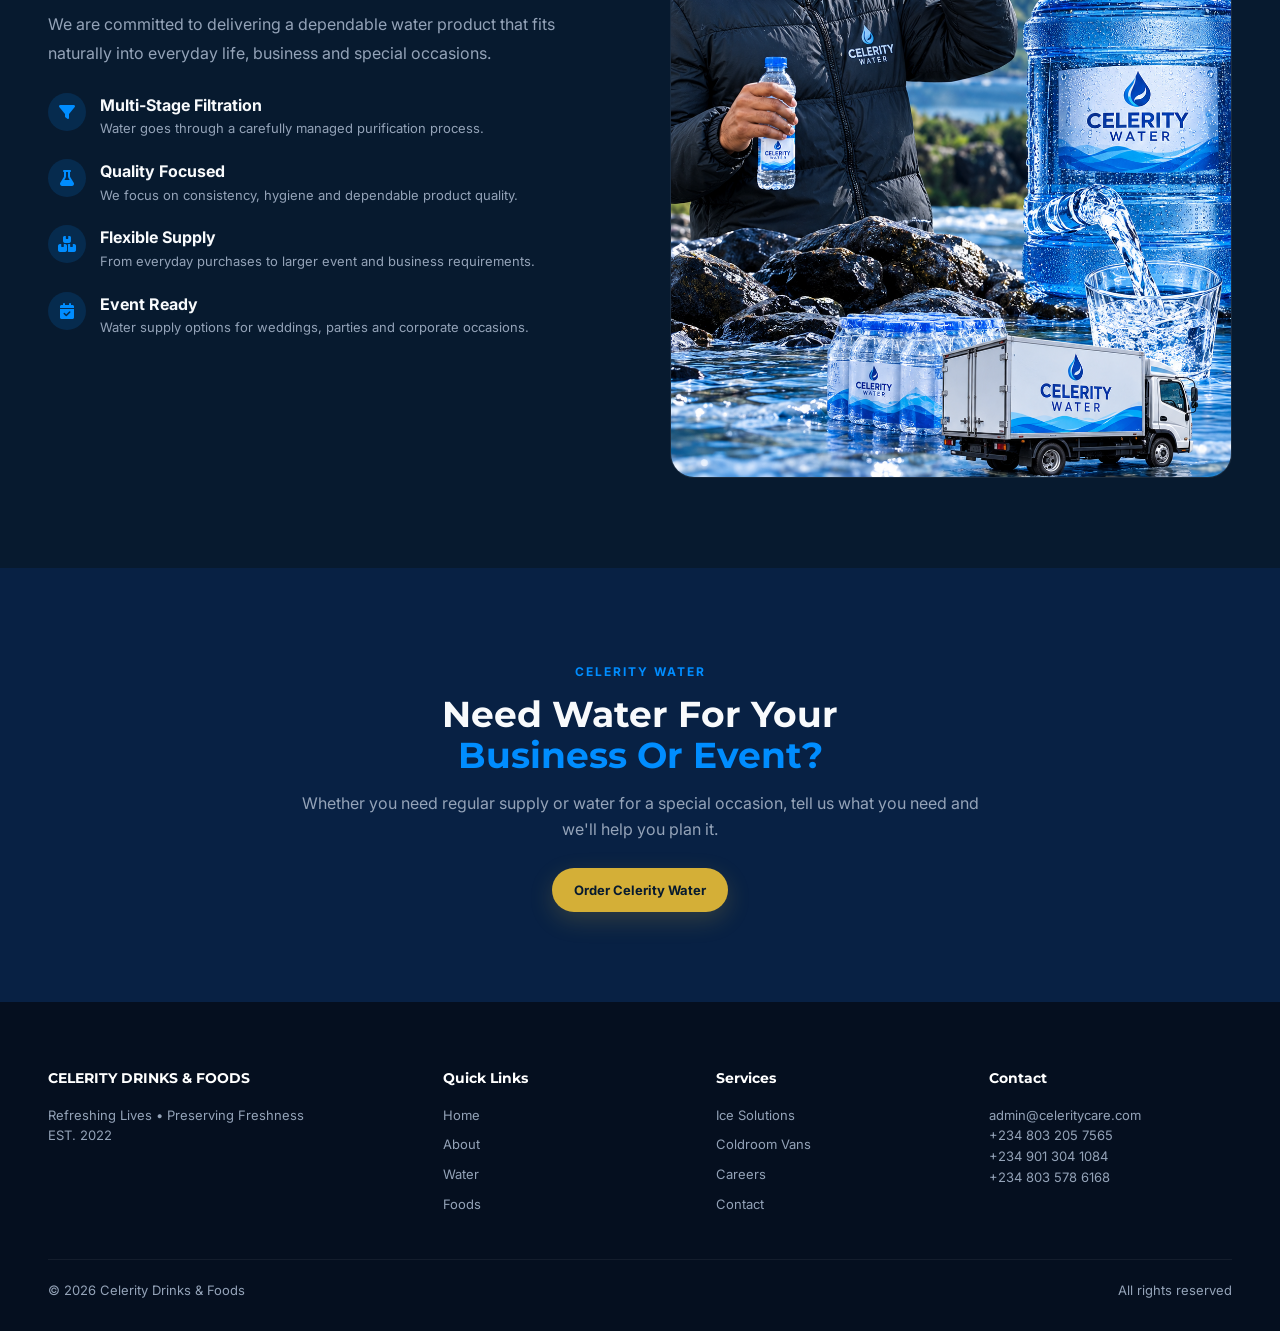
<file: celerity-water.html>
<!DOCTYPE html>
<html lang="en">

<head>
    <meta charset="UTF-8">
    <meta name="viewport" content="width=device-width, initial-scale=1.0">

    <title>Celerity Water | Pure Water, Pure Quality</title>

    <meta
        name="description"
        content="Celerity Water provides clean, refreshing and dependable drinking water for homes, offices, businesses and events."
    >

    <link
        href="https://fonts.googleapis.com/css2?family=Montserrat:wght@700;800&family=Inter:wght@400;500&display=swap"
        rel="stylesheet"
    >

    <link
        rel="stylesheet"
        href="https://cdnjs.cloudflare.com/ajax/libs/font-awesome/6.5.2/css/all.min.css"
    >

    <link rel="stylesheet" href="style.css">
</head>

<body>

    <!-- ========================================
         HEADER
    ======================================== -->

    <header class="site-header">

        <div class="header-inner">

            <a href="index.html" class="brand">

                <img
                    src="img/new logo.png"
                    alt="Celerity Drinks & Foods logo"
                >

                CELERITY DRINKS & FOODS

            </a>


            <nav class="main-nav" id="mainNav">

                <a href="index.html">
                    Home
                </a>

                <a href="about.html">
                    About
                </a>

                <a href="celerity-water.html" class="active">
                    Water
                </a>

                <a href="celerity-foods.html">
                    Foods
                </a>

                <a href="ice-solutions.html">
                    Ice Solutions
                </a>

                <a href="coldroom-vans.html">
                    Coldroom Vans
                </a>

                <a href="careers.html">
                    Careers
                </a>

                <a href="contact.html">
                    Contact
                </a>

            </nav>


            <a
                href="contact.html"
                class="btn btn-blue"
            >
                Get a Quote
            </a>


            <button
                class="menu-toggle"
                id="menuToggle"
                type="button"
                aria-label="Open navigation menu"
                aria-expanded="false"
                aria-controls="mainNav"
            >

                <span></span>
                <span></span>
                <span></span>

            </button>

        </div>

    </header>


    <!-- ========================================
         HERO
    ======================================== -->

    <section class="page-hero">

        <div class="container">

            <span class="label">
                Our Flagship Product
            </span>

            <h1>
                Celerity
                <br>
                <span>Pure Water</span>
            </h1>

            <p>
                Clean, refreshing and dependable drinking
                water for homes, offices, businesses, events
                and everyday hydration.
            </p>

        </div>

    </section>


    <!-- ========================================
         PRODUCTS
    ======================================== -->

    <section
        class="section"
        style="background:#082144;"
    >

        <div class="container">

            <div
                style="
                    max-width:700px;
                    margin-bottom:35px;
                "
            >

                <span class="label">
                    Our Products
                </span>

                <h2
                    style="
                        font-size:36px;
                        margin:10px 0;
                    "
                >
                    Choose Your Pack
                </h2>

                <p style="color:#94a3b8;">
                    Flexible water supply options for personal
                    use, businesses, retailers and special events.
                </p>

            </div>


            <div class="product-grid">

                <!-- 75CL BOTTLE -->

                <div class="product-card">

                    <img
                        src="img/new bottle water 2.jpg"
                        alt="Celerity 75cl bottled water"
                        loading="lazy"
                    >

                    <span
                        class="label"
                        style="font-size:10px;"
                    >
                        Everyday Hydration
                    </span>

                    <h3>
                        75cl Bottle
                    </h3>

                    <p>
                        Convenient bottled water for personal
                        use, offices, shops, restaurants,
                        hospitality and events.
                    </p>

                    <a
                        href="contact.html"
                        class="btn btn-blue"
                    >
                        Order Now
                    </a>

                </div>


                <!-- BULK SUPPLY -->

                <div class="product-card">

                    <img
                        src="img/celerity bag of water.png"
                        alt="Celerity bulk water supply"
                        loading="lazy"
                    >

                    <span
                        class="label"
                        style="font-size:10px;"
                    >
                        Bulk Supply
                    </span>

                    <h3>
                        Bulk Water Supply
                    </h3>

                    <p>
                        Reliable water supply for retailers,
                        offices, businesses, organisations and
                        larger requirements.
                    </p>

                    <a
                        href="contact.html"
                        class="btn btn-blue"
                    >
                        Order Now
                    </a>

                </div>


                <!-- EVENTS -->

                <div class="product-card">

                    <img
                        src="img/celerity water event.png"
                        alt="Celerity branded water for events"
                        loading="lazy"
                    >

                    <span
                        class="label"
                        style="font-size:10px;"
                    >
                        Events & Occasions
                    </span>

                    <h3>
                        Events & Packages
                    </h3>

                    <p>
                        Professionally presented water supply
                        for weddings, parties, corporate events
                        and special occasions.
                    </p>

                    <a
                        href="contact.html"
                        class="btn btn-blue"
                    >
                        Order Now
                    </a>

                </div>

            </div>

        </div>

    </section>


    <!-- ========================================
         WHY CELERITY WATER
    ======================================== -->

    <section
        class="section"
        style="background:#071A2F;"
    >

        <div class="container">

            <div class="why-grid">

                <!-- TEXT -->

                <div>

                    <span class="label">
                        Why Celerity Water
                    </span>

                    <h2
                        style="
                            font-size:36px;
                            margin:12px 0 18px;
                        "
                    >
                        Purity You Can Taste,
                        <br>
                        <span style="color:#008DFF;">
                            Quality You Can Trust
                        </span>
                    </h2>

                    <p
                        style="
                            color:#94a3b8;
                            line-height:1.8;
                            margin-bottom:25px;
                        "
                    >
                        We are committed to delivering a
                        dependable water product that fits
                        naturally into everyday life, business
                        and special occasions.
                    </p>


                    <div class="why-list">

                        <!-- FILTRATION -->

                        <div class="why-item">

                            <i class="fa-solid fa-filter"></i>

                            <div>

                                <strong>
                                    Multi-Stage Filtration
                                </strong>

                                <p
                                    style="
                                        color:#94a3b8;
                                        font-size:13px;
                                    "
                                >
                                    Water goes through a
                                    carefully managed purification
                                    process.
                                </p>

                            </div>

                        </div>


                        <!-- QUALITY -->

                        <div class="why-item">

                            <i class="fa-solid fa-flask"></i>

                            <div>

                                <strong>
                                    Quality Focused
                                </strong>

                                <p
                                    style="
                                        color:#94a3b8;
                                        font-size:13px;
                                    "
                                >
                                    We focus on consistency,
                                    hygiene and dependable
                                    product quality.
                                </p>

                            </div>

                        </div>


                        <!-- AVAILABILITY -->

                        <div class="why-item">

                            <i class="fa-solid fa-boxes-stacked"></i>

                            <div>

                                <strong>
                                    Flexible Supply
                                </strong>

                                <p
                                    style="
                                        color:#94a3b8;
                                        font-size:13px;
                                    "
                                >
                                    From everyday purchases to
                                    larger event and business
                                    requirements.
                                </p>

                            </div>

                        </div>


                        <!-- EVENTS -->

                        <div class="why-item">

                            <i class="fa-solid fa-calendar-check"></i>

                            <div>

                                <strong>
                                    Event Ready
                                </strong>

                                <p
                                    style="
                                        color:#94a3b8;
                                        font-size:13px;
                                    "
                                >
                                    Water supply options for
                                    weddings, parties and
                                    corporate occasions.
                                </p>

                            </div>

                        </div>

                    </div>

                </div>


                <!-- IMAGE -->

                <div
                    style="
                        min-height:400px;
                        border-radius:24px;
                        overflow:hidden;
                        border:1px solid rgba(255,255,255,0.08);
                    "
                >

                    <img
                        src="img/celerity ahmad.png"
                        alt="Celerity Water production"
                        loading="lazy"
                        style="
                            width:100%;
                            height:100%;
                            object-fit:cover;
                        "
                    >

                </div>

            </div>

        </div>

    </section>


    <!-- ========================================
         WATER CTA
    ======================================== -->

    <section
        class="section"
        style="
            background:#082144;
            text-align:center;
        "
    >

        <div
            class="container"
            style="max-width:760px;"
        >

            <span class="label">
                Celerity Water
            </span>

            <h2
                style="
                    font-size:36px;
                    margin:10px 0 15px;
                "
            >
                Need Water For Your
                <br>
                <span style="color:#008DFF;">
                    Business Or Event?
                </span>
            </h2>

            <p
                style="
                    color:#94a3b8;
                    margin-bottom:25px;
                "
            >
                Whether you need regular supply or water
                for a special occasion, tell us what you need
                and we'll help you plan it.
            </p>

            <a
                href="contact.html"
                class="btn btn-gold"
            >
                Order Celerity Water
            </a>

        </div>

    </section>


    <!-- ========================================
         FOOTER
    ======================================== -->

    <footer class="footer">

        <div class="container">

            <div class="footer-grid">

                <div>

                    <h4>
                        CELERITY DRINKS & FOODS
                    </h4>

                    <p>
                        Refreshing Lives • Preserving Freshness
                        <br>
                        EST. 2022
                    </p>

                </div>


                <div>

                    <h4>
                        Quick Links
                    </h4>

                    <a href="index.html">
                        Home
                    </a>

                    <a href="about.html">
                        About
                    </a>

                    <a href="celerity-water.html">
                        Water
                    </a>

                    <a href="celerity-foods.html">
                        Foods
                    </a>

                </div>


                <div>

                    <h4>
                        Services
                    </h4>

                    <a href="ice-solutions.html">
                        Ice Solutions
                    </a>

                    <a href="coldroom-vans.html">
                        Coldroom Vans
                    </a>

                    <a href="careers.html">
                        Careers
                    </a>

                    <a href="contact.html">
                        Contact
                    </a>

                </div>


                <div>

                    <h4>
                        Contact
                    </h4>

                    <p>
                        admin@celeritycare.com
                        <br>
                        +234 803 205 7565
                       
                        <br>
                        +234 901 304 1084
                        
                        <br>
                        +234 803 578 6168
                    </p>

                </div>

            </div>


            <div class="footer-bottom">

                <p>
                    © <span id="year"></span>
                    Celerity Drinks & Foods
                </p>

                <p>
                    All rights reserved
                </p>

            </div>

        </div>

    </footer>


    <script src="script.js"></script>

</body>

</html>
</file>
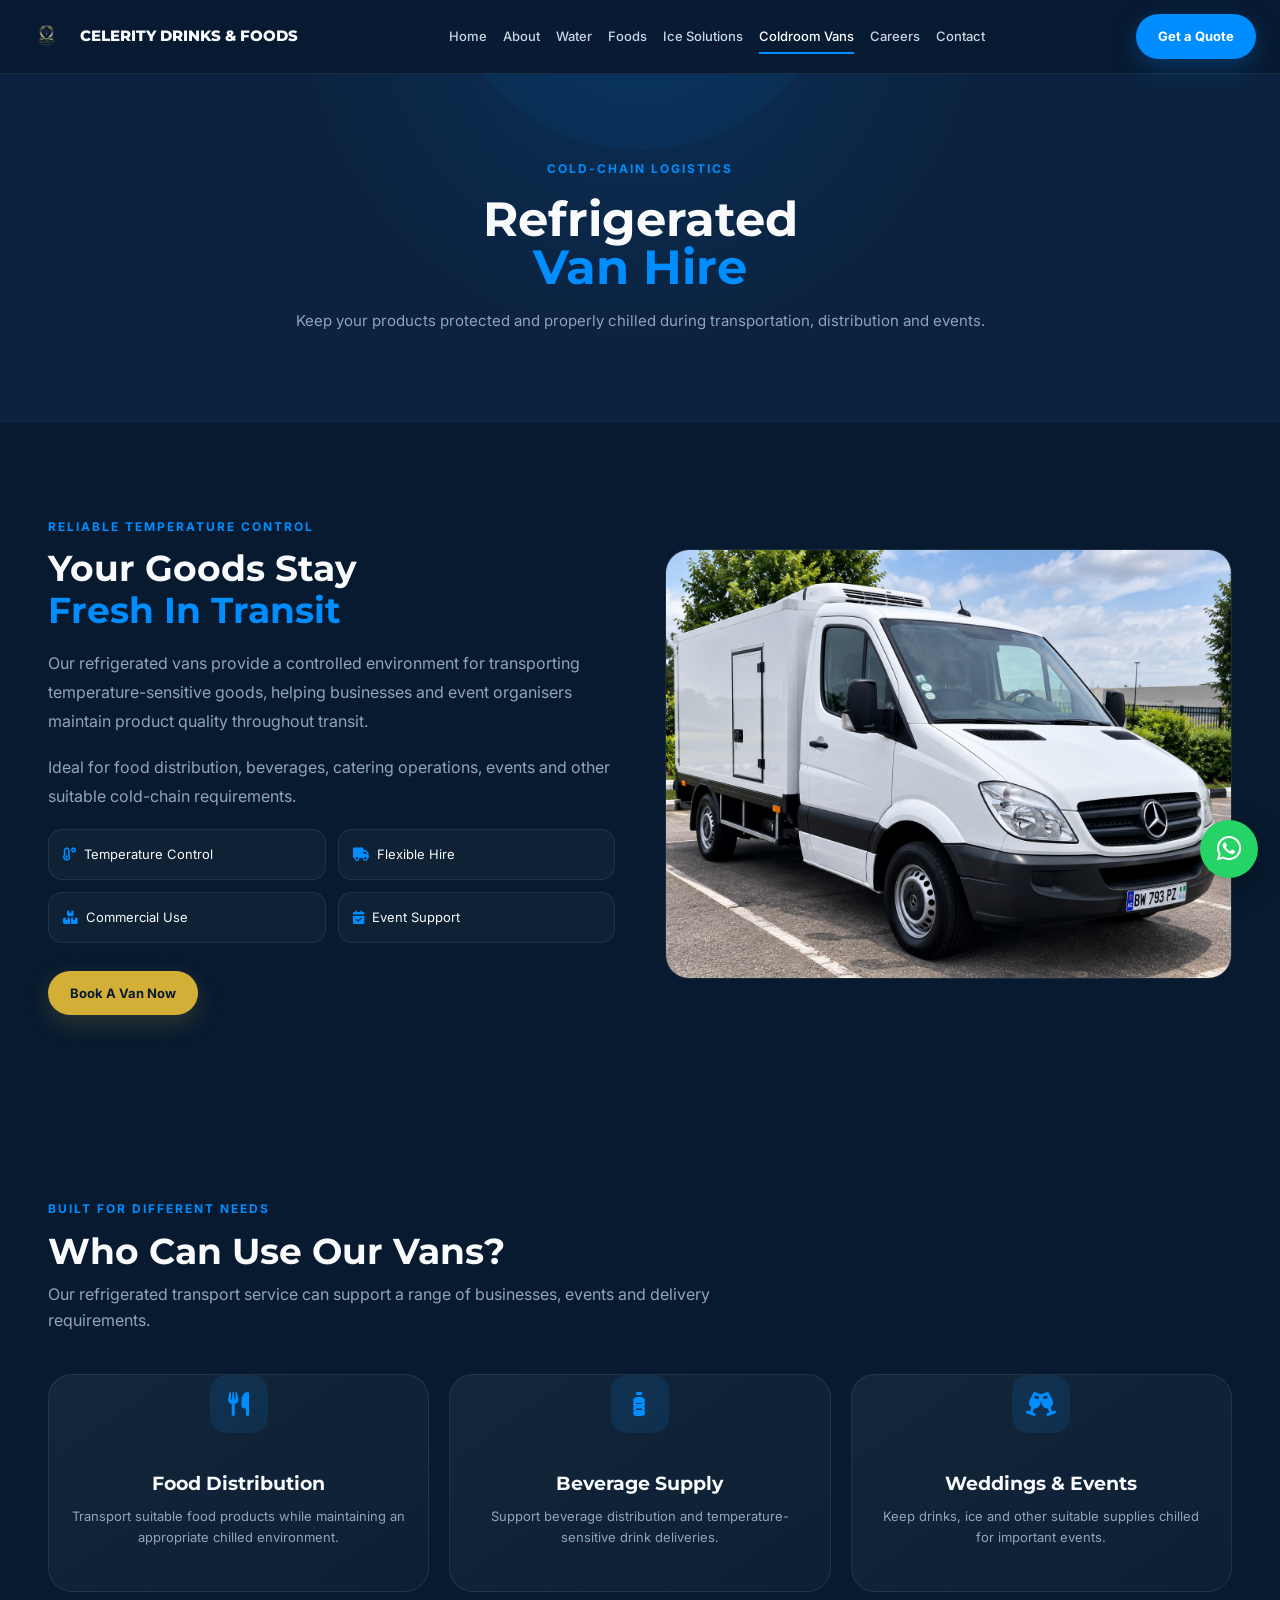
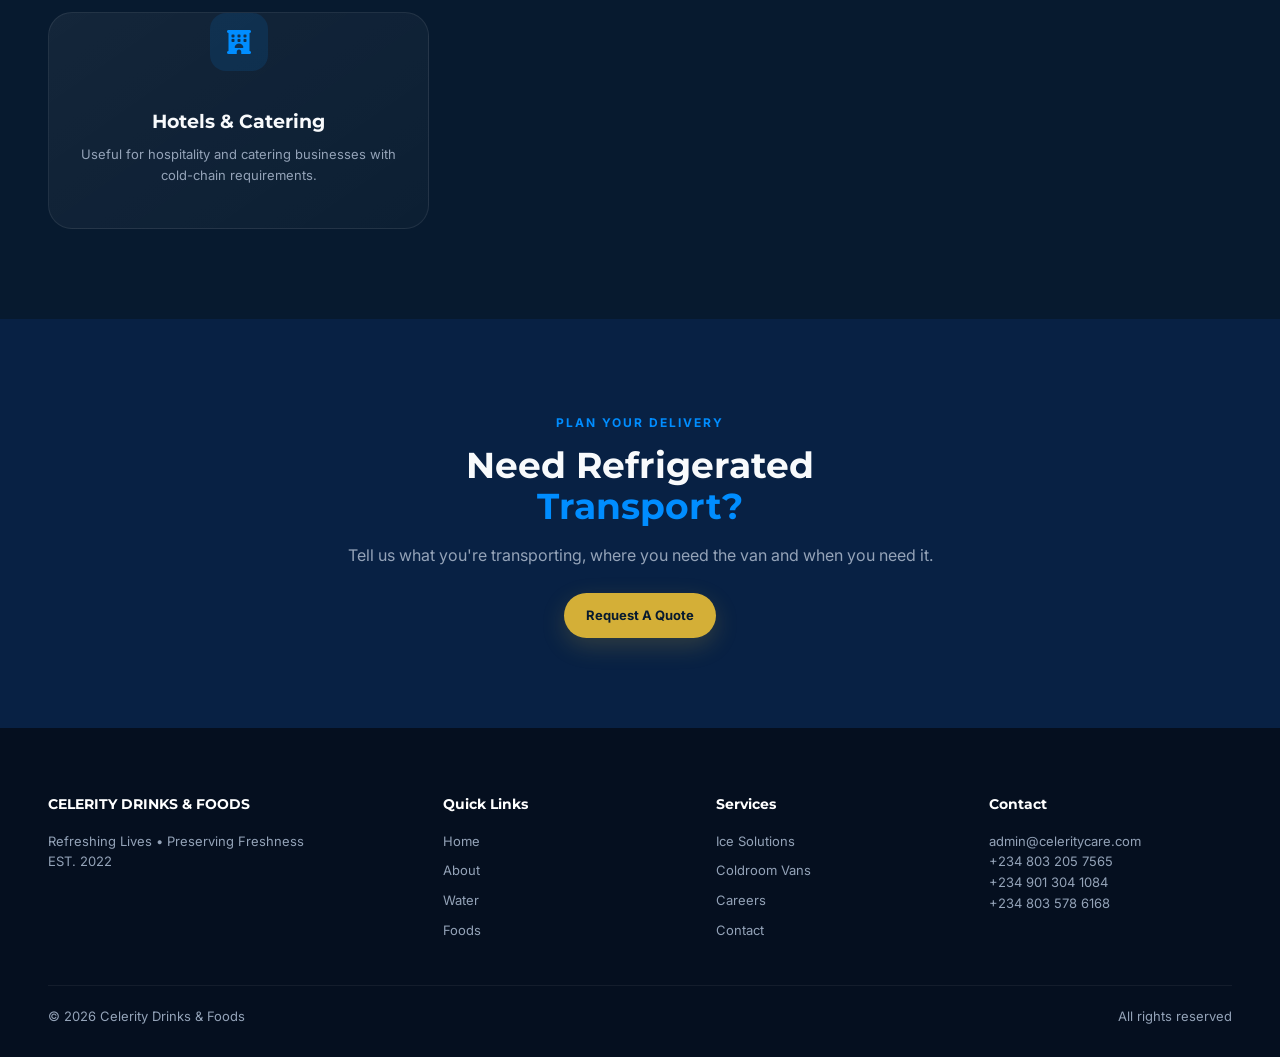
<file: coldroom-vans.html>
<!DOCTYPE html>
<html lang="en">

<head>
    <meta charset="UTF-8">
    <meta name="viewport" content="width=device-width, initial-scale=1.0">

    <title>Coldroom Vans | Celerity Drinks & Foods</title>

    <meta
        name="description"
        content="Reliable refrigerated coldroom van hire for food, beverages, events and temperature-sensitive deliveries."
    >

    <link
        href="https://fonts.googleapis.com/css2?family=Montserrat:wght@700;800&family=Inter:wght@400;500&display=swap"
        rel="stylesheet"
    >

    <link
        rel="stylesheet"
        href="https://cdnjs.cloudflare.com/ajax/libs/font-awesome/6.5.2/css/all.min.css"
    >

    <link rel="stylesheet" href="style.css">
</head>

<body>

    <!-- ========================================
         HEADER
    ========================================= -->

    <header class="site-header">

        <div class="header-inner">

            <a href="index.html" class="brand">
                <img
                    src="img/new logo.png"
                    alt="Celerity Drinks & Foods logo"
                >
                CELERITY DRINKS & FOODS
            </a>

            <nav class="main-nav" id="mainNav">

                <a href="index.html">Home</a>
                <a href="about.html">About</a>
                <a href="celerity-water.html">Water</a>
                <a href="celerity-foods.html">Foods</a>
                <a href="ice-solutions.html">Ice Solutions</a>
                <a href="coldroom-vans.html" class="active">Coldroom Vans</a>
                <a href="careers.html">Careers</a>
                <a href="contact.html">Contact</a>

            </nav>

            <a href="contact.html" class="btn btn-blue">
                Get a Quote
            </a>

            <button
                class="menu-toggle"
                id="menuToggle"
                type="button"
                aria-label="Open navigation menu"
                aria-expanded="false"
                aria-controls="mainNav"
            >
                <span></span>
                <span></span>
                <span></span>
            </button>

        </div>

    </header>


    <!-- ========================================
         PAGE HERO
    ========================================= -->

    <section class="page-hero">

        <div class="container">

            <span class="label">
                Cold-Chain Logistics
            </span>

            <h1>
                Refrigerated
                <br>
                <span>Van Hire</span>
            </h1>

            <p>
                Keep your products protected and properly
                chilled during transportation, distribution
                and events.
            </p>

        </div>

    </section>


    <!-- ========================================
         MAIN COLDROOM VAN SECTION
    ========================================= -->

    <section class="section coldroom-main">

        <div class="container">

            <div class="coldroom-intro">

                <!-- TEXT -->

                <div class="coldroom-content">

                    <span class="label">
                        Reliable Temperature Control
                    </span>

                    <h2>
                        Your Goods Stay
                        <br>
                        <span>Fresh In Transit</span>
                    </h2>

                    <p>
                        Our refrigerated vans provide a
                        controlled environment for transporting
                        temperature-sensitive goods, helping
                        businesses and event organisers maintain
                        product quality throughout transit.
                    </p>

                    <p>
                        Ideal for food distribution, beverages,
                        catering operations, events and other
                        suitable cold-chain requirements.
                    </p>


                    <!-- FEATURES -->

                    <div class="coldroom-features">

                        <div class="coldroom-feature">

                            <i class="fa-solid fa-temperature-low"></i>

                            <span>
                                Temperature Control
                            </span>

                        </div>


                        <div class="coldroom-feature">

                            <i class="fa-solid fa-truck"></i>

                            <span>
                                Flexible Hire
                            </span>

                        </div>


                        <div class="coldroom-feature">

                            <i class="fa-solid fa-boxes-stacked"></i>

                            <span>
                                Commercial Use
                            </span>

                        </div>


                        <div class="coldroom-feature">

                            <i class="fa-solid fa-calendar-check"></i>

                            <span>
                                Event Support
                            </span>

                        </div>

                    </div>


                    <a
                        href="contact.html"
                        class="btn btn-gold"
                    >
                        Book A Van Now
                    </a>

                </div>


                <!-- VAN IMAGE -->

                <div class="coldroom-image">

                    <img
                        src="img/van new image.png"
                        alt="Celerity refrigerated coldroom van"
                        loading="lazy"
                    >

                </div>

            </div>

        </div>

    </section>


    <!-- ========================================
         WHO CAN USE OUR VANS
    ========================================= -->

    <section class="section">

        <div class="container">

            <div class="coldroom-heading">

                <span class="label">
                    Built For Different Needs
                </span>

                <h2>
                    Who Can Use Our Vans?
                </h2>

                <p>
                    Our refrigerated transport service can
                    support a range of businesses, events and
                    delivery requirements.
                </p>

            </div>


            <div class="product-grid">


                <!-- FOOD DISTRIBUTION -->

                <div class="product-card">

                    <div class="coldroom-icon">

                        <i class="fa-solid fa-utensils"></i>

                    </div>

                    <h3>
                        Food Distribution
                    </h3>

                    <p>
                        Transport suitable food products while
                        maintaining an appropriate chilled
                        environment.
                    </p>

                </div>


                <!-- BEVERAGE SUPPLY -->

                <div class="product-card">

                    <div class="coldroom-icon">

                        <i class="fa-solid fa-bottle-water"></i>

                    </div>

                    <h3>
                        Beverage Supply
                    </h3>

                    <p>
                        Support beverage distribution and
                        temperature-sensitive drink deliveries.
                    </p>

                </div>


                <!-- EVENTS -->

                <div class="product-card">

                    <div class="coldroom-icon">

                        <i class="fa-solid fa-champagne-glasses"></i>

                    </div>

                    <h3>
                        Weddings & Events
                    </h3>

                    <p>
                        Keep drinks, ice and other suitable
                        supplies chilled for important events.
                    </p>

                </div>


                <!-- HOTELS -->

                <div class="product-card">

                    <div class="coldroom-icon">

                        <i class="fa-solid fa-hotel"></i>

                    </div>

                    <h3>
                        Hotels & Catering
                    </h3>

                    <p>
                        Useful for hospitality and catering
                        businesses with cold-chain requirements.
                    </p>

                </div>

            </div>

        </div>

    </section>


    <!-- ========================================
         CTA
    ========================================= -->

    <section
        class="section coldroom-cta"
    >

        <div class="container">

            <span class="label">
                Plan Your Delivery
            </span>

            <h2>
                Need Refrigerated
                <br>
                <span>Transport?</span>
            </h2>

            <p>
                Tell us what you're transporting, where you
                need the van and when you need it.
            </p>

            <a
                href="contact.html"
                class="btn btn-gold"
            >
                Request A Quote
            </a>

        </div>

    </section>


    <!-- ========================================
         FOOTER
    ========================================= -->

    <footer class="footer">

        <div class="container">

            <div class="footer-grid">

                <div>

                    <h4>
                        CELERITY DRINKS & FOODS
                    </h4>

                    <p>
                        Refreshing Lives • Preserving Freshness
                        <br>
                        EST. 2022
                    </p>

                </div>


                <div>

                    <h4>
                        Quick Links
                    </h4>

                    <a href="index.html">Home</a>
                    <a href="about.html">About</a>
                    <a href="celerity-water.html">Water</a>
                    <a href="celerity-foods.html">Foods</a>

                </div>


                <div>

                    <h4>
                        Services
                    </h4>

                    <a href="ice-solutions.html">
                        Ice Solutions
                    </a>

                    <a href="coldroom-vans.html">
                        Coldroom Vans
                    </a>

                    <a href="careers.html">
                        Careers
                    </a>

                    <a href="contact.html">
                        Contact
                    </a>

                </div>


                <div>

                    <h4>
                        Contact
                    </h4>

                    <p>
                        admin@celeritycare.com
                        <br>
                        +234 803 205 7565
                        <br>
                        +234 901 304 1084
                        <br>
                        +234 803 578 6168
                    </p>

                </div>

            </div>


            <div class="footer-bottom">

                <p>
                    © <span id="year"></span>
                    Celerity Drinks & Foods
                </p>

                <p>
                    All rights reserved
                </p>

            </div>

        </div>

    </footer>


    <script src="script.js"></script>

</body>

</html>
</file>
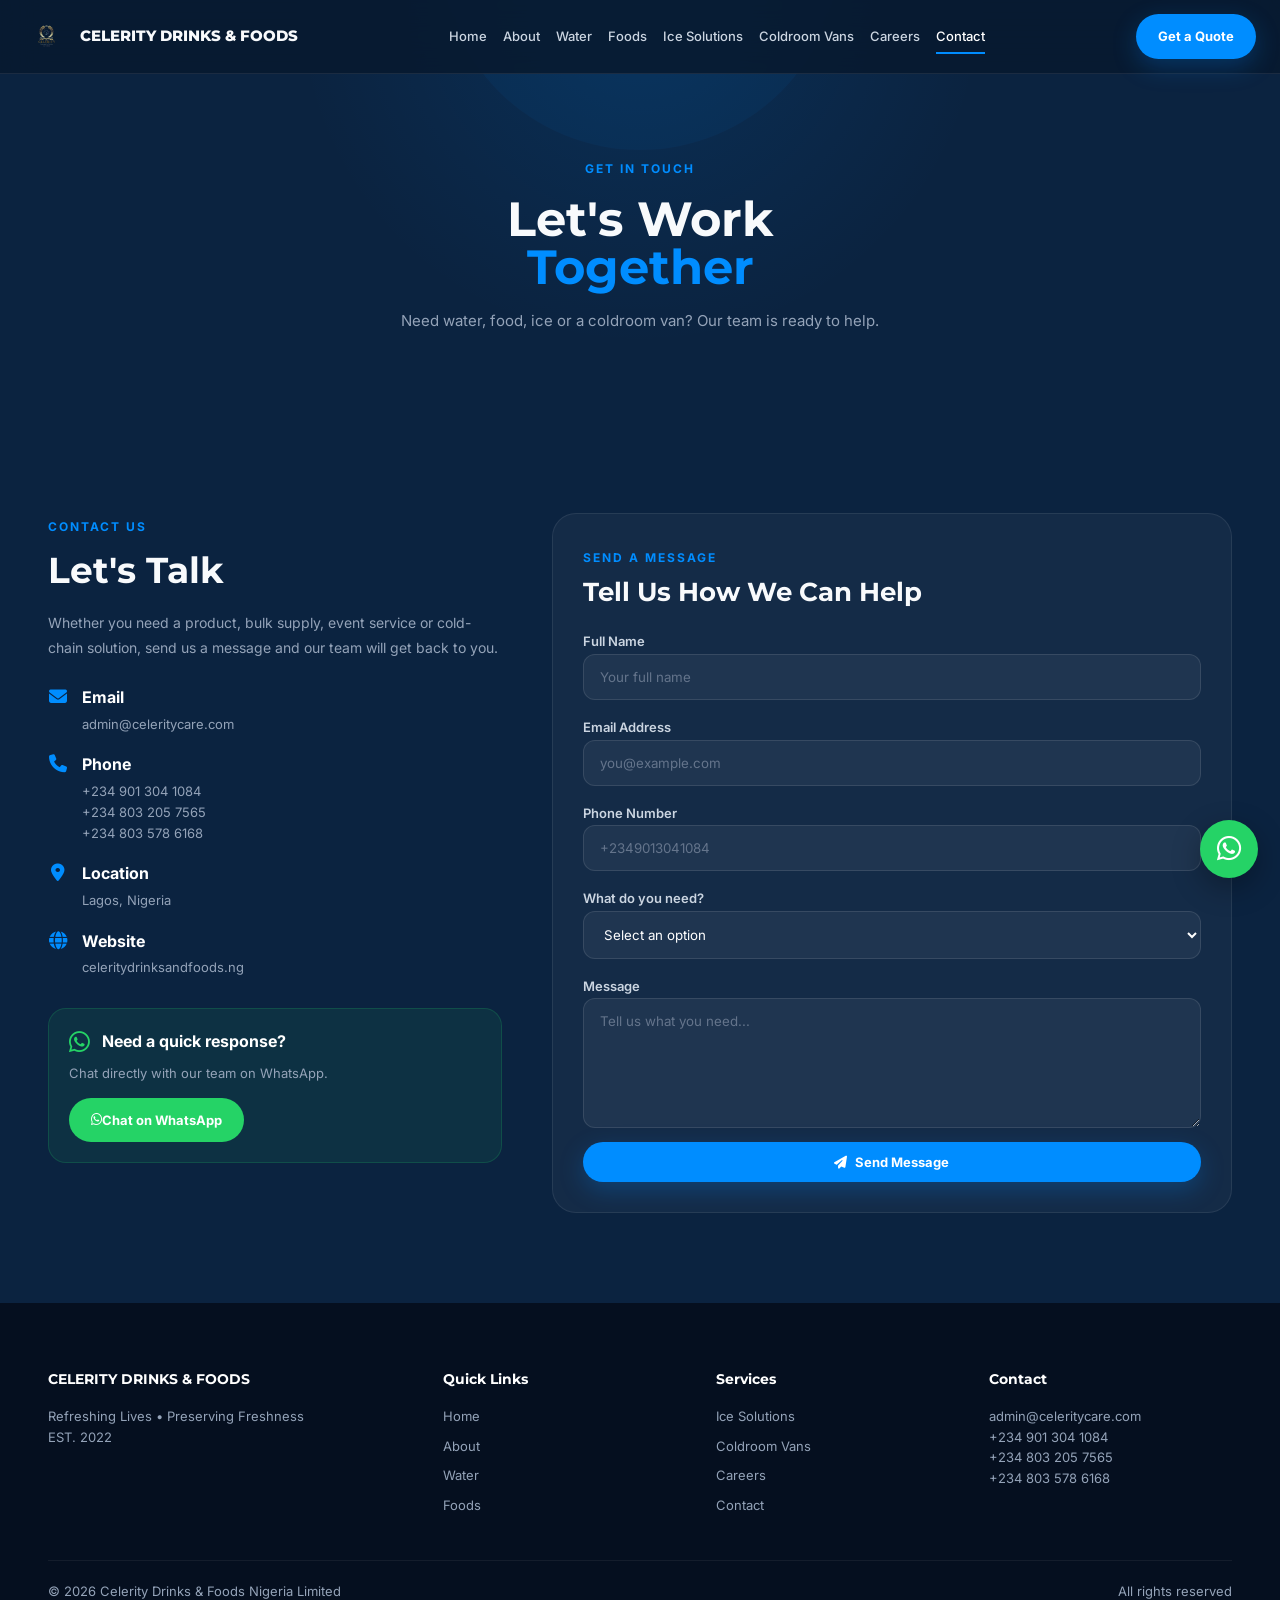
<file: contact.html>
<!DOCTYPE html>
<html lang="en">

<head>

    <meta charset="UTF-8">
    <meta name="viewport" content="width=device-width, initial-scale=1.0">

    <title>Contact Us - Celerity Drinks & Foods</title>

    <meta
        name="description"
        content="Contact Celerity Drinks & Foods for water, food, ice solutions and coldroom van services in Lagos, Nigeria."
    >

    <link
        href="https://fonts.googleapis.com/css2?family=Montserrat:wght@700;800&family=Inter:wght@400;500&display=swap"
        rel="stylesheet"
    >

    <link
        rel="stylesheet"
        href="https://cdnjs.cloudflare.com/ajax/libs/font-awesome/6.5.2/css/all.min.css"
    >

    <link rel="stylesheet" href="style.css">

</head>


<body>


    <!-- ========================================
         HEADER
    ========================================= -->

    <header class="site-header">

        <div class="header-inner">

            <a href="index.html" class="brand">

                <img
                    src="img/new logo.png"
                    alt="Celerity Drinks & Foods logo"
                >

                CELERITY DRINKS & FOODS

            </a>


            <nav class="main-nav" id="mainNav">

                <a href="index.html">
                    Home
                </a>

                <a href="about.html">
                    About
                </a>

                <a href="celerity-water.html">
                    Water
                </a>

                <a href="celerity-foods.html">
                    Foods
                </a>

                <a href="ice-solutions.html">
                    Ice Solutions
                </a>

                <a href="coldroom-vans.html">
                    Coldroom Vans
                </a>

                <a href="careers.html">
                    Careers
                </a>

                <a href="contact.html" class="active">
                    Contact
                </a>

            </nav>


            <a
                href="contact.html"
                class="btn btn-blue"
            >
                Get a Quote
            </a>


            <button
                class="menu-toggle"
                id="menuToggle"
                type="button"
                aria-label="Open navigation menu"
                aria-expanded="false"
                aria-controls="mainNav"
            >

                <span></span>
                <span></span>
                <span></span>

            </button>

        </div>

    </header>


    <!-- ========================================
         PAGE HERO
    ========================================= -->

    <section class="page-hero">

        <div class="container">

            <span class="label">
                Get In Touch
            </span>

            <h1>
                Let's Work
                <br>
                <span>Together</span>
            </h1>

            <p>
                Need water, food, ice or a coldroom van?
                Our team is ready to help.
            </p>

        </div>

    </section>


    <!-- ========================================
         CONTACT SECTION
    ========================================= -->

    <section class="section contact-section">

        <div class="container">

            <div class="contact-grid">


                <!-- ====================================
                     CONTACT INFORMATION
                ===================================== -->

                <div class="contact-info">

                    <span class="label">
                        Contact Us
                    </span>

                    <h2>
                        Let's Talk
                    </h2>

                    <p class="contact-intro">
                        Whether you need a product, bulk supply,
                        event service or cold-chain solution,
                        send us a message and our team will get
                        back to you.
                    </p>


                    <!-- EMAIL -->

                    <div class="contact-detail">

                        <i class="fa-solid fa-envelope"></i>

                        <div>

                            <strong>
                                Email
                            </strong>

                            <p>
                                admin@celeritycare.com
                            </p>

                        </div>

                    </div>


                    <!-- PHONE -->

                    <div class="contact-detail">

                        <i class="fa-solid fa-phone"></i>

                        <div>

                            <strong>
                                Phone
                            </strong>

                            <p>
                                +234 901 304 1084
                                <br>
                                +234 803 205 7565
                                <br>
                                +234 803 578 6168
                            </p>

                        </div>

                    </div>


                    <!-- LOCATION -->

                    <div class="contact-detail">

                        <i class="fa-solid fa-location-dot"></i>

                        <div>

                            <strong>
                                Location
                            </strong>

                            <p>
                                Lagos, Nigeria
                            </p>

                        </div>

                    </div>


                    <!-- WEBSITE -->

                    <div class="contact-detail">

                        <i class="fa-solid fa-globe"></i>

                        <div>

                            <strong>
                                Website
                            </strong>

                            <p>
                                celeritydrinksandfoods.ng
                            </p>

                        </div>

                    </div>


                    <!-- ====================================
                         WHATSAPP CTA
                    ===================================== -->

                    <div class="whatsapp-card">

                        <div class="whatsapp-heading">

                            <i class="fa-brands fa-whatsapp"></i>

                            <strong>
                                Need a quick response?
                            </strong>

                        </div>

                        <p>
                            Chat directly with our team on WhatsApp.
                        </p>

                        <a
                            href="https://wa.me/2349013041084"
                            target="_blank"
                            rel="noopener noreferrer"
                            class="btn whatsapp-btn"
                        >

                            <i class="fa-brands fa-whatsapp"></i>

                            Chat on WhatsApp

                        </a>

                    </div>

                </div>


                <!-- ====================================
                     CONTACT FORM
                ===================================== -->

                <div class="contact-form-card">

                    <span class="label">
                        Send A Message
                    </span>

                    <h3>
                        Tell Us How We Can Help
                    </h3>


                    <form
                        class="celerity-form"
                        id="contactForm"
                        method="POST"
                    >


                        <!-- NAME -->

                        <div>

                            <label for="name">
                                Full Name
                            </label>

                            <input
                                type="text"
                                id="name"
                                name="name"
                                placeholder="Your full name"
                                autocomplete="name"
                                required
                            >

                        </div>


                        <!-- EMAIL -->

                        <div>

                            <label for="email">
                                Email Address
                            </label>

                            <input
                                type="email"
                                id="email"
                                name="email"
                                placeholder="you@example.com"
                                autocomplete="email"
                                required
                            >

                        </div>


                        <!-- PHONE -->

                        <div>

                            <label for="phone">
                                Phone Number
                            </label>

                            <input
                                type="tel"
                                id="phone"
                                name="phone"
                                placeholder="+2349013041084"
                                autocomplete="tel"
                                required
                            >

                        </div>


                        <!-- ENQUIRY -->

                        <div>

                            <label for="enquiryType">
                                What do you need?
                            </label>

                            <select
                                id="enquiryType"
                                name="enquiryType"
                                required
                            >

                                <option value="">
                                    Select an option
                                </option>

                                <option value="Celerity Water">
                                    Celerity Water
                                </option>

                                <option value="Celerity Foods">
                                    Celerity Foods
                                </option>

                                <option value="Ice Solutions">
                                    Ice Solutions
                                </option>

                                <option value="Coldroom Van Hire">
                                    Coldroom Van Hire
                                </option>

                                <option value="Bulk Supply">
                                    Bulk Supply
                                </option>

                                <option value="Event Services">
                                    Event Services
                                </option>

                                <option value="General Enquiry">
                                    General Enquiry
                                </option>

                            </select>

                        </div>


                        <!-- MESSAGE -->

                        <div>

                            <label for="message">
                                Message
                            </label>

                            <textarea
                                id="message"
                                name="message"
                                placeholder="Tell us what you need..."
                                required
                            ></textarea>

                        </div>


                        <!-- STATUS -->

                        <div
                            id="contactFormStatus"
                            class="form-status"
                            aria-live="polite"
                        ></div>


                        <!-- SUBMIT -->

                        <button
                            type="submit"
                            class="btn btn-blue contact-submit"
                        >

                            <i class="fa-solid fa-paper-plane"></i>

                            Send Message

                        </button>

                    </form>

                </div>

            </div>

        </div>

    </section>


    <!-- ========================================
         FOOTER
    ========================================= -->

    <footer class="footer">

        <div class="container">

            <div class="footer-grid">


                <div>

                    <h4>
                        CELERITY DRINKS & FOODS
                    </h4>

                    <p>
                        Refreshing Lives • Preserving Freshness
                        <br>
                        EST. 2022
                    </p>

                </div>


                <div>

                    <h4>
                        Quick Links
                    </h4>

                    <a href="index.html">
                        Home
                    </a>

                    <a href="about.html">
                        About
                    </a>

                    <a href="celerity-water.html">
                        Water
                    </a>

                    <a href="celerity-foods.html">
                        Foods
                    </a>

                </div>


                <div>

                    <h4>
                        Services
                    </h4>

                    <a href="ice-solutions.html">
                        Ice Solutions
                    </a>

                    <a href="coldroom-vans.html">
                        Coldroom Vans
                    </a>

                    <a href="careers.html">
                        Careers
                    </a>

                    <a href="contact.html">
                        Contact
                    </a>

                </div>


                <div>

                    <h4>
                        Contact
                    </h4>

                    <p>
                        admin@celeritycare.com
                        <br>
                        +234 901 304 1084
                        <br>
                        +234 803 205 7565
                        <br>
                        +234 803 578 6168
                    </p>

                </div>

            </div>


            <div class="footer-bottom">

                <p>
                    ©
                    <span id="year"></span>
                    Celerity Drinks & Foods Nigeria Limited
                </p>

                <p>
                    All rights reserved
                </p>

            </div>

        </div>

    </footer>


    <script src="script.js"></script>

</body>

</html>
</file>
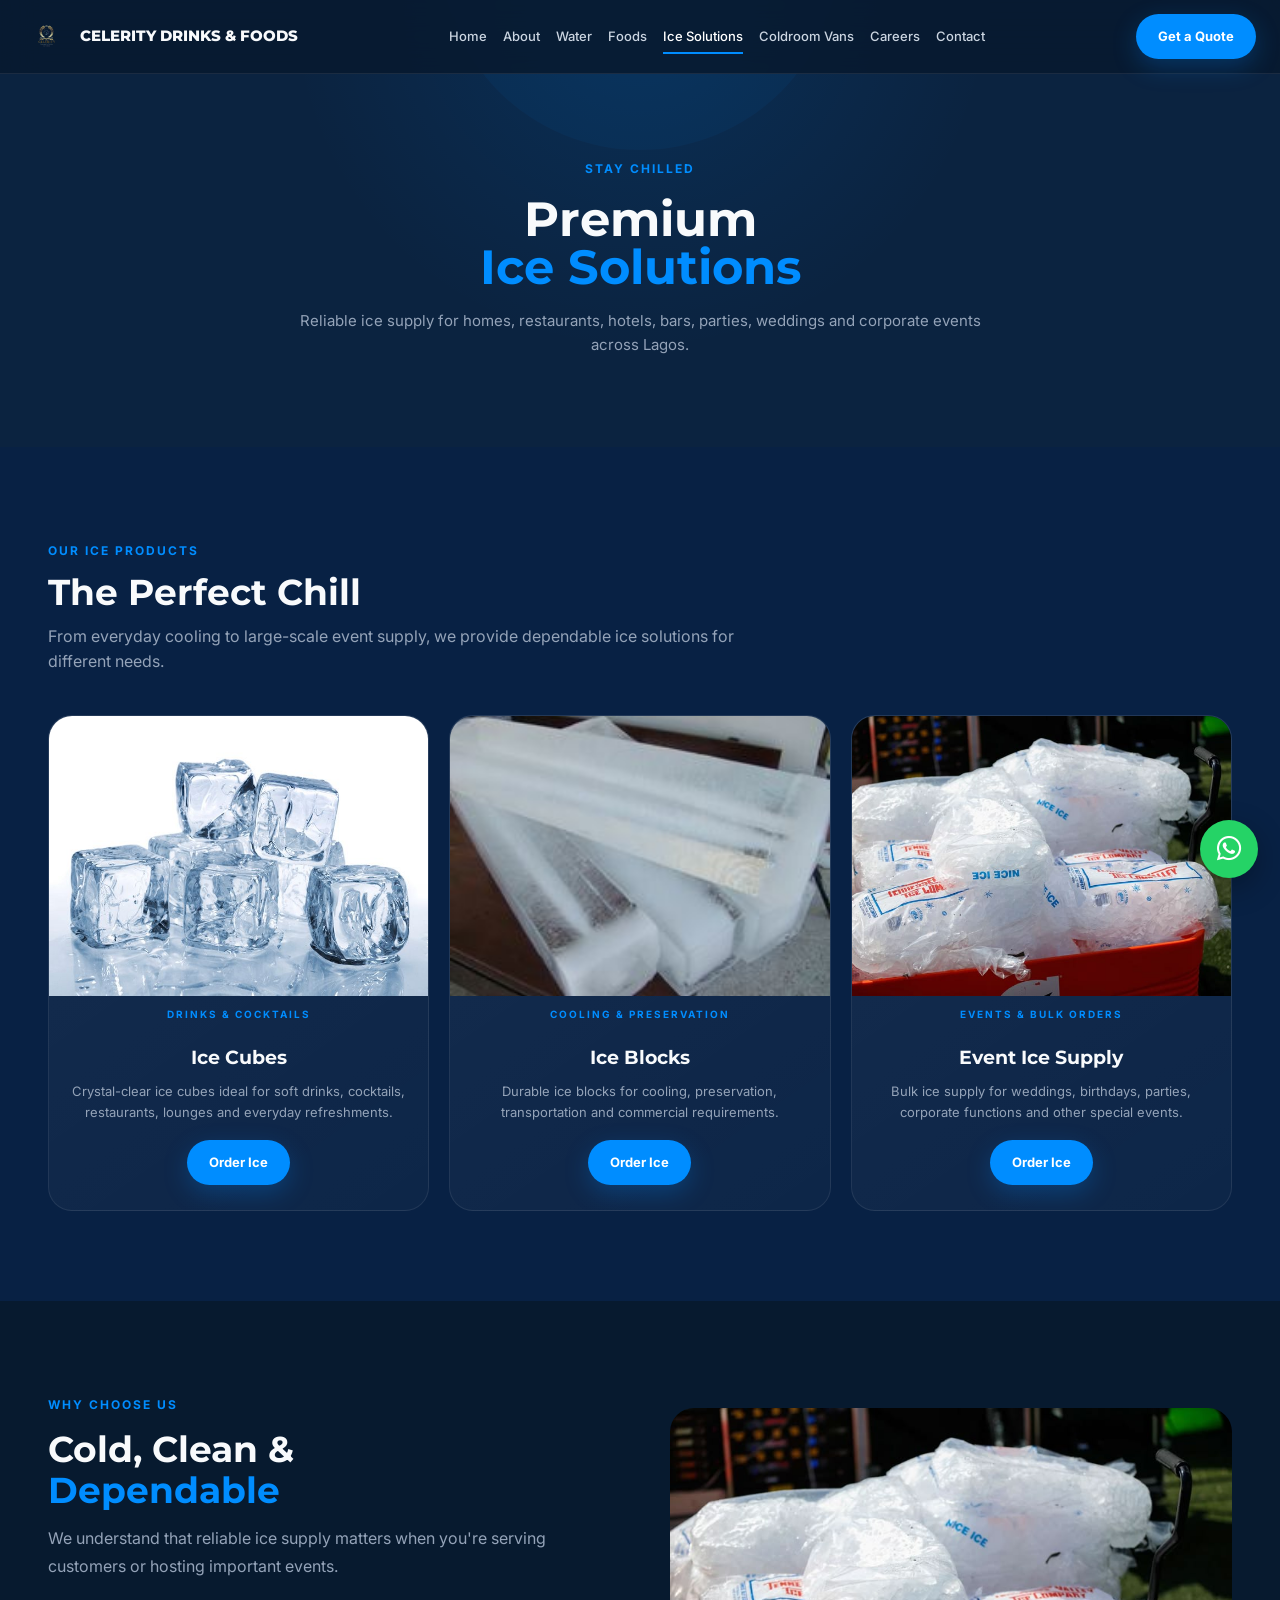
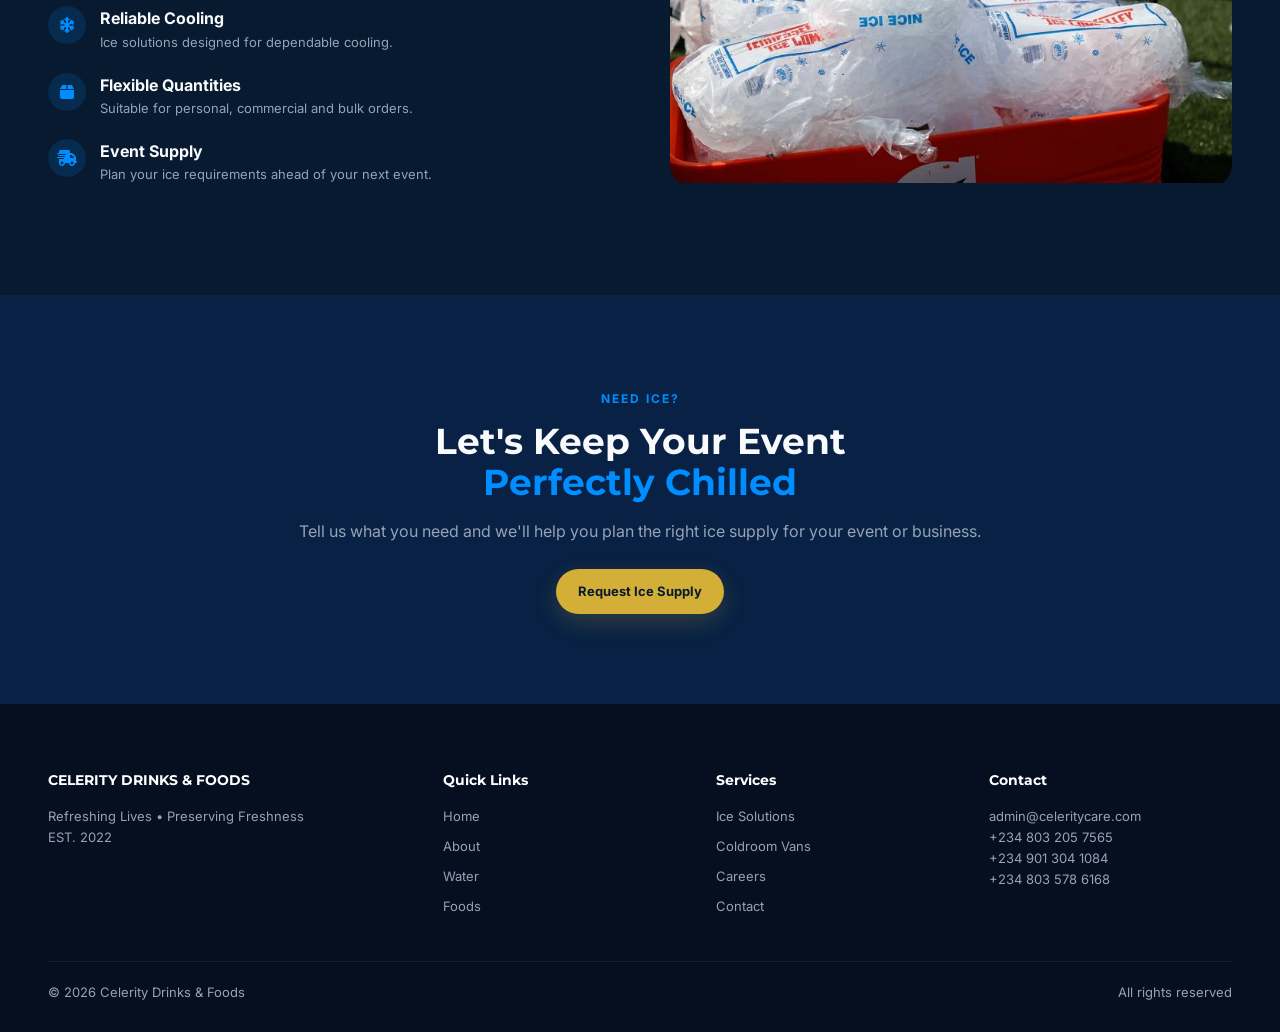
<file: ice-solutions.html>
<!DOCTYPE html>
<html lang="en">

<head>
    <meta charset="UTF-8">
    <meta name="viewport" content="width=device-width, initial-scale=1.0">

    <title>Ice Solutions | Celerity Drinks & Foods</title>

    <meta
        name="description"
        content="Premium ice cubes, ice blocks and bulk event ice supply from Celerity Drinks & Foods."
    >

    <link
        href="https://fonts.googleapis.com/css2?family=Montserrat:wght@700;800&family=Inter:wght@400;500&display=swap"
        rel="stylesheet"
    >

    <link
        rel="stylesheet"
        href="https://cdnjs.cloudflare.com/ajax/libs/font-awesome/6.5.2/css/all.min.css"
    >

    <link rel="stylesheet" href="style.css">
</head>

<body>

    <!-- ========================================
         HEADER
    ======================================== -->

    <header class="site-header">

        <div class="header-inner">

            <a href="index.html" class="brand">

                <img
                    src="img/new logo.png"
                    alt="Celerity Drinks & Foods logo"
                >

                CELERITY DRINKS & FOODS

            </a>


            <nav class="main-nav" id="mainNav">

                <a href="index.html">
                    Home
                </a>

                <a href="about.html">
                    About
                </a>

                <a href="celerity-water.html">
                    Water
                </a>

                <a href="celerity-foods.html">
                    Foods
                </a>

                <a href="ice-solutions.html" class="active">
                    Ice Solutions
                </a>

                <a href="coldroom-vans.html">
                    Coldroom Vans
                </a>

                <a href="careers.html">
                    Careers
                </a>

                <a href="contact.html">
                    Contact
                </a>

            </nav>


            <a
                href="contact.html"
                class="btn btn-blue"
            >
                Get a Quote
            </a>


            <button
                class="menu-toggle"
                id="menuToggle"
                type="button"
                aria-label="Open navigation menu"
                aria-expanded="false"
                aria-controls="mainNav"
            >

                <span></span>
                <span></span>
                <span></span>

            </button>

        </div>

    </header>


    <!-- ========================================
         PAGE HERO
    ======================================== -->

    <section class="page-hero">

        <div class="container">

            <span class="label">
                Stay Chilled
            </span>

            <h1>
                Premium
                <br>
                <span>Ice Solutions</span>
            </h1>

            <p>
                Reliable ice supply for homes, restaurants,
                hotels, bars, parties, weddings and corporate
                events across Lagos.
            </p>

        </div>

    </section>


    <!-- ========================================
         ICE PRODUCTS
    ======================================== -->

    <section
        class="section"
        style="background:#082144;"
    >

        <div class="container">

            <div
                style="
                    max-width:700px;
                    margin-bottom:35px;
                "
            >

                <span class="label">
                    Our Ice Products
                </span>

                <h2
                    style="
                        font-size:36px;
                        margin:10px 0;
                    "
                >
                    The Perfect Chill
                </h2>

                <p style="color:#94a3b8;">
                    From everyday cooling to large-scale
                    event supply, we provide dependable ice
                    solutions for different needs.
                </p>

            </div>


            <div class="product-grid">

                <!-- ICE CUBES -->

                <div class="product-card">

                    <img
                        src="img/ice cubes.jpg"
                        alt="Celerity ice cubes"
                        loading="lazy"
                    >

                    <div
                        style="
                            padding-top:4px;
                        "
                    >

                        <span
                            class="label"
                            style="font-size:10px;"
                        >
                            Drinks & Cocktails
                        </span>

                        <h3>
                            Ice Cubes
                        </h3>

                        <p>
                            Crystal-clear ice cubes ideal
                            for soft drinks, cocktails,
                            restaurants, lounges and everyday
                            refreshments.
                        </p>

                        <a
                            href="contact.html"
                            class="btn btn-blue"
                        >
                            Order Ice
                        </a>

                    </div>

                </div>


                <!-- ICE BLOCKS -->

                <div class="product-card">

                    <img
                        src="img/ice blocks.jpg"
                        alt="Celerity ice blocks"
                        loading="lazy"
                    >

                    <div
                        style="
                            padding-top:4px;
                        "
                    >

                        <span
                            class="label"
                            style="font-size:10px;"
                        >
                            Cooling & Preservation
                        </span>

                        <h3>
                            Ice Blocks
                        </h3>

                        <p>
                            Durable ice blocks for cooling,
                            preservation, transportation
                            and commercial requirements.
                        </p>

                        <a
                            href="contact.html"
                            class="btn btn-blue"
                        >
                            Order Ice
                        </a>

                    </div>

                </div>


                <!-- EVENT SUPPLY -->

                <div class="product-card">

                    <img
                        src="img/event ice supply.jpg"
                        alt="Bulk ice supply for events"
                        loading="lazy"
                    >

                    <div
                        style="
                            padding-top:4px;
                        "
                    >

                        <span
                            class="label"
                            style="font-size:10px;"
                        >
                            Events & Bulk Orders
                        </span>

                        <h3>
                            Event Ice Supply
                        </h3>

                        <p>
                            Bulk ice supply for weddings,
                            birthdays, parties, corporate
                            functions and other special events.
                        </p>

                        <a
                            href="contact.html"
                            class="btn btn-blue"
                        >
                            Order Ice
                        </a>

                    </div>

                </div>

            </div>

        </div>

    </section>


    <!-- ========================================
         WHY CELERITY ICE
    ======================================== -->

    <section
        class="section"
        style="background:#071A2F;"
    >

        <div class="container">

            <div class="why-grid">

                <div>

                    <span class="label">
                        Why Choose Us
                    </span>

                    <h2
                        style="
                            font-size:36px;
                            margin:12px 0;
                        "
                    >
                        Cold, Clean &
                        <br>
                        <span style="color:#008DFF;">
                            Dependable
                        </span>
                    </h2>

                    <p
                        style="
                            color:#94a3b8;
                            line-height:1.8;
                            margin-bottom:25px;
                        "
                    >
                        We understand that reliable ice supply
                        matters when you're serving customers
                        or hosting important events.
                    </p>


                    <div class="why-list">

                        <div class="why-item">

                            <i class="fa-solid fa-snowflake"></i>

                            <div>

                                <strong>
                                    Reliable Cooling
                                </strong>

                                <p
                                    style="
                                        color:#94a3b8;
                                        font-size:13px;
                                    "
                                >
                                    Ice solutions designed
                                    for dependable cooling.
                                </p>

                            </div>

                        </div>


                        <div class="why-item">

                            <i class="fa-solid fa-box"></i>

                            <div>

                                <strong>
                                    Flexible Quantities
                                </strong>

                                <p
                                    style="
                                        color:#94a3b8;
                                        font-size:13px;
                                    "
                                >
                                    Suitable for personal,
                                    commercial and bulk orders.
                                </p>

                            </div>

                        </div>


                        <div class="why-item">

                            <i class="fa-solid fa-truck-fast"></i>

                            <div>

                                <strong>
                                    Event Supply
                                </strong>

                                <p
                                    style="
                                        color:#94a3b8;
                                        font-size:13px;
                                    "
                                >
                                    Plan your ice requirements
                                    ahead of your next event.
                                </p>

                            </div>

                        </div>

                    </div>

                </div>


                <div
                    style="
                        min-height:380px;
                        border-radius:24px;
                        overflow:hidden;
                    "
                >

                    <img
                        src="img/event ice supply.jpg"
                        alt="Celerity event ice supply"
                        loading="lazy"
                        style="
                            width:100%;
                            height:100%;
                            object-fit:cover;
                        "
                    >

                </div>

            </div>

        </div>

    </section>


    <!-- ========================================
         CALL TO ACTION
    ======================================== -->

    <section
        class="section"
        style="
            background:#082144;
            text-align:center;
        "
    >

        <div
            class="container"
            style="max-width:750px;"
        >

            <span class="label">
                Need Ice?
            </span>

            <h2
                style="
                    font-size:36px;
                    margin:10px 0 15px;
                "
            >
                Let's Keep Your Event
                <br>
                <span style="color:#008DFF;">
                    Perfectly Chilled
                </span>
            </h2>

            <p
                style="
                    color:#94a3b8;
                    margin-bottom:25px;
                "
            >
                Tell us what you need and we'll help you
                plan the right ice supply for your event
                or business.
            </p>

            <a
                href="contact.html"
                class="btn btn-gold"
            >
                Request Ice Supply
            </a>

        </div>

    </section>


    <!-- ========================================
         FOOTER
    ======================================== -->

    <footer class="footer">

        <div class="container">

            <div class="footer-grid">

                <div>

                    <h4>
                        CELERITY DRINKS & FOODS
                    </h4>

                    <p>
                        Refreshing Lives • Preserving Freshness
                        <br>
                        EST. 2022
                    </p>

                </div>


                <div>

                    <h4>
                        Quick Links
                    </h4>

                    <a href="index.html">
                        Home
                    </a>

                    <a href="about.html">
                        About
                    </a>

                    <a href="celerity-water.html">
                        Water
                    </a>

                    <a href="celerity-foods.html">
                        Foods
                    </a>

                </div>


                <div>

                    <h4>
                        Services
                    </h4>

                    <a href="ice-solutions.html">
                        Ice Solutions
                    </a>

                    <a href="coldroom-vans.html">
                        Coldroom Vans
                    </a>

                    <a href="careers.html">
                        Careers
                    </a>

                    <a href="contact.html">
                        Contact
                    </a>

                </div>


                <div>

                    <h4>
                        Contact
                    </h4>

                    <p>
                        admin@celeritycare.com
                        <br>
                        +234 803 205 7565
                        
                        <br>
                        +234 901 304 1084 
                        
                        <br>
                        +234 803 578 6168
                    </p>

                </div>

            </div>


            <div class="footer-bottom">

                <p>
                    © <span id="year"></span>
                    Celerity Drinks & Foods
                </p>

                <p>
                    All rights reserved
                </p>

            </div>

        </div>

    </footer>


    <script src="script.js"></script>

</body>

</html>
</file>
<file: style.css>
/* ========================================
   CELERITY DRINKS & FOODS
   MAIN STYLESHEET
======================================== */

* {
    margin: 0;
    padding: 0;
    box-sizing: border-box;
}

html {
    scroll-behavior: smooth;
}

body {
    font-family: 'Inter', sans-serif;
    background: #071A2F;
    color: #F8FAFC;
    overflow-x: hidden;
    line-height: 1.6;
}

body,
button,
input,
textarea,
select {
    font-family: 'Inter', sans-serif;
}

h1,
h2,
h3,
h4 {
    font-family: 'Montserrat', sans-serif;
}

img {
    max-width: 100%;
    display: block;
}

a {
    text-decoration: none;
    color: inherit;
}

button,
a {
    -webkit-tap-highlight-color: transparent;
}

.container {
    width: 100%;
    max-width: 1240px;
    margin: 0 auto;
    padding: 0 24px;
}


/* ========================================
   HEADER
======================================== */

.site-header {
    position: fixed;
    top: 0;
    left: 0;
    width: 100%;
    z-index: 1000;
    background: rgba(7, 26, 47, 0.88);
    backdrop-filter: blur(18px);
    -webkit-backdrop-filter: blur(18px);
    border-bottom: 1px solid rgba(255, 255, 255, 0.08);
    padding: 14px 0;
    transition:
        background 0.3s ease,
        box-shadow 0.3s ease,
        padding 0.3s ease;
}

.site-header.scrolled {
    background: rgba(7, 26, 47, 0.97);
    box-shadow: 0 10px 35px rgba(0, 0, 0, 0.28);
    padding: 10px 0;
}

.header-inner {
    width: 100%;
    max-width: 1400px;
    margin: 0 auto;
    padding: 0 24px;

    display: flex;
    align-items: center;
    justify-content: space-between;
    gap: 20px;
}

.brand {
    display: flex;
    align-items: center;
    gap: 12px;

    font-family: 'Montserrat', sans-serif;
    font-weight: 800;
    font-size: 15px;
    white-space: nowrap;
}

.brand img {
    width: 44px;
    height: 44px;
    object-fit: contain;
}

.main-nav {
    display: flex;
    align-items: center;
    justify-content: center;
    gap: 20px;
}

.main-nav a {
    position: relative;

    font-size: 13px;
    font-weight: 500;
    color: #cbd5e1;

    padding: 5px 0;

    transition:
        color 0.25s ease,
        transform 0.25s ease;
}

.main-nav a::after {
    content: "";
    position: absolute;
    left: 0;
    bottom: -2px;

    width: 0;
    height: 2px;

    background: #008DFF;

    transition: width 0.25s ease;
}

.main-nav a:hover,
.main-nav a.active {
    color: #ffffff;
}

.main-nav a:hover::after,
.main-nav a.active::after {
    width: 100%;
}


/* ========================================
   BUTTONS
======================================== */

.btn {
    position: relative;
    overflow: hidden;

    padding: 12px 22px;
    border-radius: 24px;

    font-weight: 700;
    font-size: 13px;

    display: inline-flex;
    align-items: center;
    justify-content: center;

    border: none;
    cursor: pointer;

    transition:
        transform 0.3s ease,
        box-shadow 0.3s ease,
        background 0.3s ease;
}

.btn:hover {
    transform: translateY(-3px);
}

.btn:active {
    transform: translateY(-1px);
}

.btn-blue {
    background: #008DFF;
    color: #ffffff;

    box-shadow:
        0 8px 25px rgba(0, 141, 255, 0.25);
}

.btn-blue:hover {
    background: #0079dc;

    box-shadow:
        0 12px 30px rgba(0, 141, 255, 0.4);
}

.btn-gold {
    background: #D4AF37;
    color: #071A2F;

    box-shadow:
        0 8px 25px rgba(212, 175, 55, 0.2);
}

.btn-gold:hover {
    background: #e2bd48;
}

.btn-white {
    background: #ffffff;
    color: #071A2F;
}

.button-ripple {
    position: absolute;

    border-radius: 50%;
    background: rgba(255, 255, 255, 0.3);

    pointer-events: none;

    transform: scale(0);
    animation: buttonRipple 0.6s ease-out;
}

@keyframes buttonRipple {
    to {
        transform: scale(2);
        opacity: 0;
    }
}


/* ========================================
   MOBILE MENU
======================================== */

.menu-toggle {
    display: none;

    width: 42px;
    height: 42px;

    background: rgba(255, 255, 255, 0.06);
    border: 1px solid rgba(255, 255, 255, 0.1);

    border-radius: 10px;

    flex-direction: column;
    align-items: center;
    justify-content: center;

    gap: 5px;

    cursor: pointer;
}

.menu-toggle span {
    width: 22px;
    height: 2px;

    background: #ffffff;
    border-radius: 5px;

    transition:
        transform 0.3s ease,
        opacity 0.3s ease;
}

.menu-toggle.active span:nth-child(1) {
    transform: translateY(7px) rotate(45deg);
}

.menu-toggle.active span:nth-child(2) {
    opacity: 0;
}

.menu-toggle.active span:nth-child(3) {
    transform: translateY(-7px) rotate(-45deg);
}


/* ========================================
   HERO
======================================== */

.hero {
    position: relative;

    height: 88vh;
    min-height: 620px;
    max-height: 820px;

    display: flex;
    align-items: center;

    padding-top: 75px;

    overflow: hidden;

    background: #071A2F;
}

.hero-bg {
    position: absolute;
    inset: 0;

    overflow: hidden;
}

.hero-bg img {
    width: 100%;
    height: 100%;

    object-fit: cover;
    object-position: center center;

    transform: none;

    display: block;
}

.hero-overlay {
    position: absolute;
    inset: 0;

    background:
        linear-gradient(
            90deg,
            rgba(7, 26, 47, 0.98) 0%,
            rgba(7, 26, 47, 0.88) 32%,
            rgba(7, 26, 47, 0.55) 60%,
            rgba(7, 26, 47, 0.12) 100%
        );
}

.hero-content {
    position: relative;
    z-index: 2;

    max-width: 560px;
}

.badge {
    display: inline-block;

    background: rgba(255, 255, 255, 0.08);
    border: 1px solid rgba(255, 255, 255, 0.12);

    padding: 7px 15px;

    border-radius: 20px;

    font-size: 11px;
    letter-spacing: 2px;
    font-weight: 700;

    margin-bottom: 18px;

    animation: fadeUp 0.8s ease both;
}

.hero h1 {
    font-size: 46px;
    line-height: 1.05;

    font-weight: 800;

    margin-bottom: 16px;

    animation: fadeUp 0.8s 0.1s ease both;
}

.hero h1 span {
    color: #008DFF;
}

.hero p {
    color: #cbd5e1;

    font-size: 15px;
    line-height: 1.7;

    margin-bottom: 22px;

    max-width: 500px;

    animation: fadeUp 0.8s 0.2s ease both;
}

.hero-btns {
    display: flex;
    gap: 12px;
    flex-wrap: wrap;

    animation: fadeUp 0.8s 0.3s ease both;
}


/* ========================================
   PAGE HERO
======================================== */

.page-hero {
    position: relative;

    padding: 155px 24px 90px;

    background:
        radial-gradient(
            circle at 50% 0%,
            rgba(0, 141, 255, 0.12),
            transparent 45%
        ),
        #0B2340;

    text-align: center;

    overflow: hidden;
}

.page-hero::before {
    content: "";

    position: absolute;

    width: 400px;
    height: 400px;

    border-radius: 50%;

    background: rgba(0, 141, 255, 0.05);

    top: -250px;
    left: 50%;

    transform: translateX(-50%);
}

.page-hero .container {
    position: relative;
    z-index: 2;
}

.label {
    color: #008DFF;

    font-size: 12px;
    font-weight: 700;

    letter-spacing: 2px;

    text-transform: uppercase;
}

.page-hero h1 {
    font-size: 48px;
    line-height: 1;

    margin: 14px 0 18px;
}

.page-hero h1 span {
    color: #008DFF;
}

.page-hero p {
    max-width: 700px;

    margin: 0 auto;

    color: #94a3b8;

    font-size: 15px;
}


/* ========================================
   SECTIONS
======================================== */

.section {
    padding: 90px 24px;
}

.section h2 {
    line-height: 1.15;
}


/* ========================================
   TRUSTED
======================================== */

.trusted {
    background: #F8FAFC;
    color: #071A2F;

    padding: 28px 24px;

    display: flex;
    justify-content: center;

    gap: 40px;

    flex-wrap: wrap;

    font-weight: 700;
    font-size: 14px;
}


/* ========================================
   PRODUCT GRID
======================================== */

.product-grid {
    display: grid;

    grid-template-columns:
        repeat(3, minmax(0, 1fr));

    gap: 24px;

    margin-top: 40px;
}

.product-card {
    position: relative;

    background:
        linear-gradient(
            145deg,
            rgba(255, 255, 255, 0.055),
            rgba(255, 255, 255, 0.025)
        );

    border: 1px solid rgba(255, 255, 255, 0.08);

    border-radius: 24px;

    overflow: hidden;

    text-align: center;

    padding-bottom: 25px;

    display: flex;
    flex-direction: column;
    align-items: center;

    transition:
        transform 0.35s ease,
        border-color 0.35s ease,
        box-shadow 0.35s ease;
}

.product-card:hover {
    transform: translateY(-8px);

    border-color: rgba(0, 141, 255, 0.35);

    box-shadow:
        0 20px 45px rgba(0, 0, 0, 0.25);
}

.product-card img {
    width: 100%;
    height: 280px;

    object-fit: cover;
    object-position: center;

    background: #f1f5f9;

    transition:
        transform 0.5s ease,
        filter 0.5s ease;
}

.product-card:hover img {
    transform: scale(1.04);

    filter: brightness(1.05);
}

.product-card h3 {
    margin: 18px 16px 7px;

    font-size: 19px;
}

.product-card p {
    color: #94a3b8;

    font-size: 13px;

    padding: 0 22px;

    margin-bottom: 18px;

    flex-grow: 1;
}

.product-card .btn {
    margin-top: auto;
}


/* ========================================
   DIVISION CARDS
======================================== */

.div-grid {
    display: grid;

    grid-template-columns:
        repeat(4, minmax(0, 1fr));

    gap: 20px;
}

.div-card {
    background:
        rgba(255, 255, 255, 0.04);

    backdrop-filter: blur(20px);

    border: 1px solid rgba(255, 255, 255, 0.08);

    border-radius: 24px;

    padding: 28px;

    transition:
        transform 0.35s ease,
        border-color 0.35s ease,
        box-shadow 0.35s ease;
}

.div-card:hover {
    transform: translateY(-7px);

    border-color:
        rgba(0, 141, 255, 0.35);

    box-shadow:
        0 18px 40px rgba(0, 0, 0, 0.2);
}


/* ========================================
   WHY US
======================================== */

.why-grid {
    display: grid;

    grid-template-columns:
        minmax(0, 1fr)
        minmax(0, 1fr);

    gap: 60px;

    align-items: center;
}

.why-list {
    margin-top: 24px;
}

.why-item {
    display: flex;

    gap: 14px;

    margin-bottom: 20px;
}

.why-item i {
    flex-shrink: 0;

    width: 38px;
    height: 38px;

    background:
        rgba(0, 141, 255, 0.15);

    color: #008DFF;

    border-radius: 50%;

    display: flex;

    align-items: center;
    justify-content: center;
}

.why-grid > div:last-child {
    min-height: 400px;

    border-radius: 24px;

    overflow: hidden;
}

.why-grid > div:last-child img {
    width: 100%;
    height: 100%;

    object-fit: cover;

    transition: transform 0.6s ease;
}

.why-grid > div:last-child:hover img {
    transform: scale(1.03);
}


/* ========================================
   FOOTER
======================================== */

.footer {
    background: #050F1F;

    padding: 65px 24px 30px;

    color: #94a3b8;

    font-size: 13px;
}

.footer-grid {
    display: grid;

    grid-template-columns:
        1.5fr 1fr 1fr 1fr;

    gap: 30px;

    margin-bottom: 35px;
}

.footer h4 {
    color: #ffffff;

    margin-bottom: 15px;

    font-size: 14px;
}

.footer a {
    display: block;

    margin-bottom: 9px;

    color: #94a3b8;

    transition:
        color 0.25s ease,
        transform 0.25s ease;
}

.footer a:hover {
    color: #008DFF;

    transform: translateX(3px);
}

.footer-bottom {
    border-top:
        1px solid rgba(255, 255, 255, 0.06);

    padding-top: 20px;

    display: flex;

    justify-content: space-between;

    gap: 15px;

    flex-wrap: wrap;
}


/* ========================================
   CONTACT / CAREER FORMS
======================================== */

.celerity-form {
    display: grid;

    gap: 14px;
}

.celerity-form label {
    color: #cbd5e1;

    font-size: 13px;

    font-weight: 600;
}

.celerity-form input,
.celerity-form textarea,
.celerity-form select {
    width: 100%;

    padding: 14px 16px;

    border-radius: 12px;

    border:
        1px solid rgba(255, 255, 255, 0.1);

    background:
        rgba(255, 255, 255, 0.05);

    color: #ffffff;

    outline: none;

    transition:
        border-color 0.25s ease,
        background 0.25s ease,
        box-shadow 0.25s ease;
}

.celerity-form input::placeholder,
.celerity-form textarea::placeholder {
    color: #64748b;
}

.celerity-form input:focus,
.celerity-form textarea:focus,
.celerity-form select:focus {
    border-color: #008DFF;

    background:
        rgba(0, 141, 255, 0.06);

    box-shadow:
        0 0 0 3px rgba(0, 141, 255, 0.1);
}

.celerity-form textarea {
    min-height: 130px;

    resize: vertical;
}

.celerity-form select option {
    background: #0B2340;

    color: #ffffff;
}

.form-status {
    display: none;

    padding: 12px 14px;

    border-radius: 10px;

    font-size: 13px;

    line-height: 1.5;
}

.form-status.success {
    display: block;

    background: rgba(34, 197, 94, 0.1);

    border:
        1px solid rgba(34, 197, 94, 0.25);

    color: #86efac;
}

.form-status.error {
    display: block;

    background: rgba(239, 68, 68, 0.1);

    border:
        1px solid rgba(239, 68, 68, 0.25);

    color: #fca5a5;
}


/* ========================================
   COMING SOON
======================================== */

.coming-soon-wrap {
    position: relative;
}

.coming-soon-badge {
    position: absolute;

    top: 14px;
    right: 14px;

    background: #D4AF37;

    color: #071A2F;

    font-weight: 800;

    font-size: 11px;

    letter-spacing: 1px;

    padding: 6px 12px;

    border-radius: 20px;

    z-index: 3;
}

.coming-soon-overlay {
    position: absolute;

    inset: 0;

    background:
        rgba(7, 26, 47, 0.6);

    backdrop-filter: blur(2px);

    display: flex;

    align-items: center;
    justify-content: center;

    color: #ffffff;

    font-weight: 800;

    font-size: 18px;

    z-index: 2;
}


/* ========================================
   QUOTE MODAL
======================================== */

.quote-modal {
    position: fixed;

    inset: 0;

    background:
        rgba(0, 0, 0, 0.7);

    backdrop-filter: blur(8px);

    z-index: 2000;

    display: none;

    align-items: center;
    justify-content: center;

    padding: 20px;
}

.quote-modal.active {
    display: flex;
}

.quote-box {
    background: #0B2340;

    border:
        1px solid rgba(255, 255, 255, 0.1);

    border-radius: 24px;

    padding: 32px;

    max-width: 500px;

    width: 100%;

    text-align: center;
}

.quote-box h3 {
    color: #008DFF;

    margin-bottom: 12px;
}

.quote-box p {
    color: #F8FAFC;

    font-size: 18px;

    line-height: 1.5;

    margin-bottom: 20px;
}


/* ========================================
   WHATSAPP FLOATING BUTTON
======================================== */

.whatsapp-float {
    position: fixed;

    right: 22px;
    bottom: 22px;

    z-index: 1500;

    width: 58px;
    height: 58px;

    border-radius: 50%;

    background: #25D366;

    color: #ffffff;

    display: flex;

    align-items: center;
    justify-content: center;

    font-size: 28px;

    box-shadow:
        0 10px 30px rgba(0, 0, 0, 0.3);

    transition:
        transform 0.3s ease,
        box-shadow 0.3s ease;
}

.whatsapp-float:hover {
    transform: translateY(-5px) scale(1.05);

    box-shadow:
        0 15px 35px rgba(37, 211, 102, 0.35);
}

.whatsapp-float span {
    position: absolute;

    right: 68px;

    white-space: nowrap;

    background: #071A2F;

    color: #ffffff;

    border:
        1px solid rgba(255, 255, 255, 0.1);

    padding: 8px 12px;

    border-radius: 8px;

    font-size: 12px;

    opacity: 0;

    pointer-events: none;

    transform: translateX(8px);

    transition:
        opacity 0.25s ease,
        transform 0.25s ease;
}

.whatsapp-float:hover span {
    opacity: 1;

    transform: translateX(0);
}


/* ========================================
   SCROLL REVEAL ANIMATION
======================================== */

.reveal {
    opacity: 0;

    transform:
        translateY(30px);

    transition:
        opacity 0.7s ease var(--reveal-delay, 0ms),
        transform 0.7s ease var(--reveal-delay, 0ms);
}

.reveal.visible {
    opacity: 1;

    transform:
        translateY(0);
}


/* ========================================
   GENERAL ANIMATIONS
======================================== */

@keyframes fadeUp {
    from {
        opacity: 0;

        transform:
            translateY(25px);
    }

    to {
        opacity: 1;

        transform:
            translateY(0);
    }
}


/* ========================================
   LAPTOP
======================================== */

@media (max-width: 1366px) {

    .main-nav {
        gap: 16px;
    }

    .hero {
        height: 86vh;

        min-height: 580px;
    }

    .hero h1 {
        font-size: 40px;
    }

    .hero p {
        font-size: 14px;
    }

    .hero-bg img {
        object-position: center center;
    }

    .product-grid {
        gap: 20px;
    }
}


/* ========================================
   TABLET
======================================== */

@media (max-width: 1100px) {

    .brand {
        font-size: 13px;
    }

    .main-nav {
        gap: 12px;
    }

    .main-nav a {
        font-size: 12px;
    }

    .header-inner > .btn {
        display: none;
    }

    .div-grid {
        grid-template-columns:
            repeat(2, minmax(0, 1fr));
    }
}


/* ========================================
   MOBILE
======================================== */

@media (max-width: 1000px) {

    .site-header {
        padding: 10px 0;
    }

    .header-inner {
        padding: 0 18px;
    }

    .brand {
        font-size: 12px;

        gap: 8px;
    }

    .brand img {
        width: 40px;
        height: 40px;
    }

    .main-nav {
        position: fixed;

        top: 62px;
        left: 0;
        right: 0;

        background:
            rgba(7, 26, 47, 0.98);

        backdrop-filter: blur(18px);

        flex-direction: column;

        align-items: stretch;

        gap: 0;

        padding: 16px 22px 24px;

        border-bottom:
            1px solid rgba(255, 255, 255, 0.08);

        box-shadow:
            0 20px 35px rgba(0, 0, 0, 0.25);

        transform:
            translateY(-130%);

        opacity: 0;

        pointer-events: none;

        transition:
            transform 0.35s ease,
            opacity 0.35s ease;
    }

    .main-nav.open {
        transform: translateY(0);

        opacity: 1;

        pointer-events: auto;
    }

    .main-nav a {
        width: 100%;

        padding: 13px 5px;

        border-bottom:
            1px solid rgba(255, 255, 255, 0.05);
    }

    .main-nav a::after {
        bottom: 4px;
    }

    .menu-toggle {
        display: flex;
    }

    .hero {
        height: auto;

        min-height: 650px;

        padding: 120px 0 70px;
    }

    .hero-bg img {
        object-fit: cover;

        object-position: center center;
    }

    .hero-overlay {
        background:
            linear-gradient(
                180deg,
                rgba(7, 26, 47, 0.42) 0%,
                rgba(7, 26, 47, 0.82) 45%,
                rgba(7, 26, 47, 0.98) 100%
            );
    }

    .hero-content {
        max-width: 100%;
    }

    .hero h1 {
        font-size: 34px;
    }

    .hero p {
        font-size: 14px;
    }

    .page-hero {
        padding:
            125px 20px 70px;
    }

    .page-hero h1 {
        font-size: 38px;
    }

    .section {
        padding: 70px 20px;
    }

    .product-grid {
        grid-template-columns: 1fr;
    }

    .product-card img {
        height: 300px;
    }

    .why-grid {
        grid-template-columns: 1fr;

        gap: 40px;
    }

    .why-grid > div:last-child {
        min-height: 330px;
    }

    .div-grid {
        grid-template-columns: 1fr;
    }

    .footer {
        padding:
            50px 20px 25px;
    }

    .footer-grid {
        grid-template-columns: 1fr 1fr;
    }
}


/* ========================================
   SMALL PHONES
======================================== */

@media (max-width: 600px) {

    .container {
        padding: 0 18px;
    }

    .brand {
        max-width: 220px;

        white-space: normal;

        line-height: 1.2;
    }

    .brand img {
        flex-shrink: 0;
    }

    .hero {
        min-height: 620px;

        padding-top: 110px;
    }

    .hero h1 {
        font-size: 31px;
    }

    .hero-btns {
        flex-direction: column;

        align-items: stretch;
    }

    .hero-btns .btn {
        width: 100%;
    }

    .page-hero {
        padding:
            115px 18px 60px;
    }

    .page-hero h1 {
        font-size: 34px;
    }

    .page-hero p {
        font-size: 14px;
    }

    .section {
        padding: 60px 18px;
    }

    .section h2 {
        font-size: 30px !important;
    }

    .product-card img {
        height: 250px;
    }

    .why-grid > div:last-child {
        min-height: 280px;
    }

    .footer-grid {
        grid-template-columns: 1fr;
    }

    .footer-bottom {
        flex-direction: column;
    }

    .whatsapp-float {
        right: 16px;
        bottom: 16px;

        width: 54px;
        height: 54px;

        font-size: 25px;
    }

    .whatsapp-float span {
        display: none;
    }
}


/* ========================================
   ACCESSIBILITY
======================================== */

@media (prefers-reduced-motion: reduce) {

    html {
        scroll-behavior: auto;
    }

    *,
    *::before,
    *::after {
        animation-duration: 0.01ms !important;

        animation-iteration-count: 1 !important;

        transition-duration: 0.01ms !important;
    }

    .reveal {
        opacity: 1;

        transform: none;
    }
}
/* ========================================
   RESPONSIVE FIXES
   CELERITY DRINKS & FOODS
======================================== */


/* ========================================
   TABLET RESPONSIVE FIX
======================================== */

@media (max-width: 900px) {

    /* Main content grids written inline in HTML */
    .section .container[style*="grid-template-columns"] {
        grid-template-columns: 1fr !important;
        gap: 40px !important;
    }

    /* About page image */
    .section .container[style*="grid-template-columns"] > div[style*="height:460px"] {
        width: 100%;
        height: 400px !important;
    }

    .section .container[style*="grid-template-columns"] > div[style*="height:460px"] img {
        width: 100%;
        height: 100%;
        object-fit: cover;
        object-position: center;
    }

    /* Coldroom van image box */
    .section .container[style*="grid-template-columns:minmax(0,1fr) minmax(0,1fr)"] > div:last-child {
        width: 100%;
        min-height: 0 !important;
        height: 420px !important;
    }

    .section .container[style*="grid-template-columns:minmax(0,1fr) minmax(0,1fr)"] > div:last-child img {
        width: 100%;
        height: 100% !important;
        object-fit: cover;
        object-position: center;
    }

    /* Contact information + form */
    .celerity-form {
        width: 100%;
    }

    /* Prevent form card from becoming cramped */
    .section .container > div[style*="border-radius:24px"][style*="padding:30px"] {
        width: 100%;
    }

}


/* ========================================
   PHONE RESPONSIVE FIX
======================================== */

@media (max-width: 600px) {

    /* ----------------------------------------
       GENERAL
    ---------------------------------------- */

    .container {
        width: 100%;
        padding-left: 18px;
        padding-right: 18px;
    }

    .section {
        padding-left: 18px;
        padding-right: 18px;
    }


    /* ----------------------------------------
       PAGE HERO
    ---------------------------------------- */

    .page-hero {
        padding-left: 18px;
        padding-right: 18px;
    }

    .page-hero h1 {
        font-size: 32px;
        line-height: 1.08;
    }

    .page-hero p {
        max-width: 100%;
    }


    /* ----------------------------------------
       ALL INLINE TWO-COLUMN SECTIONS
    ---------------------------------------- */

    .section .container[style*="grid-template-columns"] {
        grid-template-columns: 1fr !important;
        gap: 35px !important;
    }


    /* ========================================
       ABOUT PAGE
    ======================================== */

    .section .container[style*="grid-template-columns:1fr 1fr"] > div[style*="height:460px"] {

        width: 100%;

        height: 300px !important;

        border-radius: 20px !important;

        overflow: hidden;
    }

    .section .container[style*="grid-template-columns:1fr 1fr"] > div[style*="height:460px"] img {

        width: 100%;

        height: 100% !important;

        object-fit: cover;

        object-position: center;
    }


    /* About heading */
    .section .container[style*="grid-template-columns:1fr 1fr"] h2 {

        font-size: 30px !important;

        line-height: 1.15;
    }


    /* About statistics */
    .section .container[style*="grid-template-columns:1fr 1fr"]
    div[style*="display:flex"][style*="border-top"] {

        display: grid !important;

        grid-template-columns: repeat(3, 1fr);

        gap: 12px !important;

        width: 100%;
    }

    .section .container[style*="grid-template-columns:1fr 1fr"]
    div[style*="display:flex"][style*="border-top"] > div {

        min-width: 0;
    }

    .section .container[style*="grid-template-columns:1fr 1fr"]
    div[style*="display:flex"][style*="border-top"] strong {

        font-size: 23px !important;
    }


    /* ----------------------------------------
       COLDROOM VANS
    ---------------------------------------- */

    .section .container[style*="grid-template-columns:minmax(0,1fr) minmax(0,1fr)"] {

        grid-template-columns: 1fr !important;

        gap: 32px !important;
    }

    /* Van image box */
    .section .container[style*="grid-template-columns:minmax(0,1fr) minmax(0,1fr)"]
    > div:last-child {

        width: 100%;

        height: 280px !important;

        min-height: 0 !important;

        border-radius: 20px !important;

        order: 2;
    }

    .section .container[style*="grid-template-columns:minmax(0,1fr) minmax(0,1fr)"]
    > div:last-child img {

        width: 100%;

        height: 100% !important;

        object-fit: cover;

        object-position: center;
    }

    /* Coldroom heading */
    .section .container[style*="grid-template-columns:minmax(0,1fr) minmax(0,1fr)"]
    h2 {

        font-size: 30px !important;

        line-height: 1.15;
    }

    /* Coldroom feature boxes */
    .section .container[style*="grid-template-columns:minmax(0,1fr) minmax(0,1fr)"]
    div[style*="grid-template-columns:1fr 1fr"] {

        grid-template-columns: 1fr 1fr !important;

        gap: 10px !important;
    }

    .section .container[style*="grid-template-columns:minmax(0,1fr) minmax(0,1fr)"]
    div[style*="grid-template-columns:1fr 1fr"] > div {

        padding: 12px !important;

        font-size: 12px;

        line-height: 1.4;
    }


    /* ========================================
       CONTACT PAGE
    ======================================== */

    /* Contact main grid */
    .section .container[style*="grid-template-columns:minmax(0,0.8fr) minmax(0,1.2fr)"] {

        grid-template-columns: 1fr !important;

        gap: 35px !important;
    }

    /* Contact heading */
    .section .container[style*="grid-template-columns:minmax(0,0.8fr) minmax(0,1.2fr)"]
    h2 {

        font-size: 30px !important;

        line-height: 1.15;
    }

    /* Contact form card */
    .section .container[style*="grid-template-columns:minmax(0,0.8fr) minmax(0,1.2fr)"]
    > div:last-child {

        width: 100%;

        padding: 20px !important;

        border-radius: 20px !important;

        overflow: hidden;
    }

    /* Form heading */
    .celerity-form + * {
        max-width: 100%;
    }

    /* Form inputs */
    .celerity-form input,
    .celerity-form textarea,
    .celerity-form select {

        width: 100%;

        max-width: 100%;

        min-width: 0;

        font-size: 14px;
    }

    .celerity-form textarea {

        min-height: 120px;
    }

    /* WhatsApp box */
    .section .container[style*="grid-template-columns:minmax(0,0.8fr) minmax(0,1.2fr)"]
    div[style*="rgba(37,211,102,0.08)"] {

        padding: 17px !important;

        border-radius: 16px !important;
    }

    .section .container[style*="grid-template-columns:minmax(0,0.8fr) minmax(0,1.2fr)"]
    div[style*="rgba(37,211,102,0.08)"] .btn {

        width: 100%;

        max-width: 100%;
    }


    /* ----------------------------------------
       GENERAL BUTTONS
    ---------------------------------------- */

    .btn {

        min-height: 44px;

        padding: 11px 18px;
    }


    /* ----------------------------------------
       FOOTER
    ---------------------------------------- */

    .footer-grid {

        gap: 28px;
    }

    .footer-bottom {

        gap: 8px;

        font-size: 12px;
    }

}


/* ========================================
   EXTRA SMALL PHONES
   320px – 380px
======================================== */

@media (max-width: 380px) {

    .container {
        padding-left: 15px;
        padding-right: 15px;
    }

    .section {
        padding-left: 15px;
        padding-right: 15px;
    }

    .page-hero {
        padding-left: 15px;
        padding-right: 15px;
    }

    .page-hero h1 {
        font-size: 29px;
    }

    .section h2 {
        font-size: 27px !important;
    }

    /* About statistics */
    .section .container[style*="grid-template-columns:1fr 1fr"]
    div[style*="display:flex"][style*="border-top"] {

        gap: 7px !important;
    }

    .section .container[style*="grid-template-columns:1fr 1fr"]
    div[style*="display:flex"][style*="border-top"] strong {

        font-size: 20px !important;
    }

    .section .container[style*="grid-template-columns:1fr 1fr"]
    div[style*="display:flex"][style*="border-top"] span {

        font-size: 9px !important;
    }


    /* Coldroom feature boxes */
    .section .container[style*="grid-template-columns:minmax(0,1fr) minmax(0,1fr)"]
    div[style*="grid-template-columns:1fr 1fr"] {

        grid-template-columns: 1fr !important;
    }


    /* Contact form */
    .section .container[style*="grid-template-columns:minmax(0,0.8fr) minmax(0,1.2fr)"]
    > div:last-child {

        padding: 17px !important;
    }

}
/* ========================================
   COLDROOM VANS PAGE
======================================== */

.coldroom-intro {
    display: grid;
    grid-template-columns: minmax(0, 1fr) minmax(0, 1fr);
    gap: 50px;
    align-items: center;
}

.coldroom-content h2 {
    font-size: 36px;
    line-height: 1.15;
    margin: 10px 0 18px;
}

.coldroom-content h2 span,
.coldroom-cta h2 span {
    color: #008DFF;
}

.coldroom-content p {
    color: #94a3b8;
    line-height: 1.8;
    margin-bottom: 18px;
}

.coldroom-features {
    display: grid;
    grid-template-columns: repeat(2, minmax(0, 1fr));
    gap: 12px;
    margin-bottom: 28px;
}

.coldroom-feature {
    padding: 14px;
    border: 1px solid rgba(255,255,255,0.08);
    border-radius: 14px;
    background: rgba(255,255,255,0.03);

    display: flex;
    align-items: center;
    gap: 8px;

    color: #F8FAFC;
    font-size: 13px;
}

.coldroom-feature i {
    color: #008DFF;
    flex-shrink: 0;
}

.coldroom-image {
    width: 100%;
    height: 430px;

    border-radius: 24px;
    overflow: hidden;

    border: 1px solid rgba(255,255,255,0.08);

    background: #071A2F;
}

.coldroom-image img {
    width: 100%;
    height: 100%;

    object-fit: cover;
    object-position: center;

    display: block;
}

.coldroom-heading {
    max-width: 700px;
    margin-bottom: 35px;
}

.coldroom-heading h2 {
    font-size: 36px;
    margin: 10px 0;
}

.coldroom-heading p {
    color: #94a3b8;
}

.coldroom-icon {
    width: 58px;
    height: 58px;

    display: flex;
    align-items: center;
    justify-content: center;

    border-radius: 16px;

    background: rgba(0,141,255,0.12);

    margin-bottom: 18px;
}

.coldroom-icon i {
    color: #008DFF;
    font-size: 24px;
}

.coldroom-cta {
    background: #082144;
    text-align: center;
}

.coldroom-cta .container {
    max-width: 750px;
}

.coldroom-cta h2 {
    font-size: 36px;
    line-height: 1.15;
    margin: 10px 0 15px;
}

.coldroom-cta p {
    color: #94a3b8;
    margin-bottom: 25px;
}


/* ========================================
   COLDROOM TABLET
======================================== */

@media (max-width: 900px) {

    .coldroom-intro {
        grid-template-columns: 1fr;
        gap: 40px;
    }

    .coldroom-image {
        height: 400px;
    }

}


/* ========================================
   COLDROOM PHONE
======================================== */

@media (max-width: 600px) {

    .coldroom-intro {
        gap: 32px;
    }

    .coldroom-content h2 {
        font-size: 30px;
    }

    .coldroom-features {
        grid-template-columns: 1fr 1fr;
        gap: 10px;
    }

    .coldroom-feature {
        padding: 12px;
        font-size: 12px;
        line-height: 1.4;
    }

    .coldroom-image {
        height: 280px;
        border-radius: 20px;
    }

    .coldroom-heading h2 {
        font-size: 30px;
    }

    .coldroom-cta h2 {
        font-size: 30px;
    }

}


@media (max-width: 380px) {

    .coldroom-features {
        grid-template-columns: 1fr;
    }

    .coldroom-image {
        height: 250px;
    }

}
/* ========================================
   ABOUT PAGE
======================================== */

.about-story {
    background: #0B2340;
}

.about-story-grid {
    display: grid;
    grid-template-columns: minmax(0, 1fr) minmax(0, 1fr);
    gap: 60px;
    align-items: center;
}

.about-story-image {
    width: 100%;
    height: 460px;

    border-radius: 24px;
    overflow: hidden;

    background: #071A2F;
}

.about-story-image img {
    width: 100%;
    height: 100%;

    object-fit: cover;
    object-position: center;

    display: block;
}

.about-story-content h2 {
    font-size: 38px;
    line-height: 1.15;
    margin: 12px 0;
}

.about-story-content h2 span {
    color: #008DFF;
}

.about-story-content p {
    color: #94a3b8;
    line-height: 1.8;
    margin-bottom: 12px;
}

.about-stats {
    display: grid;
    grid-template-columns: repeat(3, minmax(0, 1fr));

    gap: 30px;

    border-top: 1px solid rgba(255,255,255,0.1);

    padding-top: 20px;

    margin-top: 8px;
}

.about-stat strong {
    display: block;

    font-family: 'Montserrat', sans-serif;

    font-size: 28px;

    line-height: 1;

    color: #ffffff;

    margin-bottom: 7px;
}

.about-stat span {
    display: block;

    font-size: 11px;

    color: #94a3b8;

    letter-spacing: 0.5px;
}


/* ========================================
   ABOUT VALUES
======================================== */

.about-values {
    background: #071A2F;
}

.about-values-grid {
    display: grid;

    grid-template-columns:
        repeat(3, minmax(0, 1fr));

    gap: 20px;
}

.about-value-card {
    text-align: center;

    height: 100%;

    display: flex;
    flex-direction: column;
    align-items: center;
}

.about-value-card i {
    font-size: 26px;

    color: #008DFF;

    margin-bottom: 12px;
}

.about-value-card:nth-child(2) i {
    color: #D4AF37;
}

.about-value-card h3 {
    margin-bottom: 10px;
}

.about-value-card p {
    color: #94a3b8;

    line-height: 1.7;

    font-size: 13px;
}


/* ========================================
   ABOUT TABLET
======================================== */

@media (max-width: 900px) {

    .about-story-grid {
        grid-template-columns: 1fr;

        gap: 40px;
    }

    .about-story-image {
        height: 400px;
    }

    .about-values-grid {
        grid-template-columns: 1fr 1fr;
    }

}


/* ========================================
   ABOUT PHONE
======================================== */

@media (max-width: 600px) {

    .about-story-grid {
        gap: 32px;
    }

    .about-story-image {
        height: 300px;

        border-radius: 20px;
    }

    .about-story-content h2 {
        font-size: 30px;
    }

    .about-story-content p {
        font-size: 14px;
    }

    .about-stats {
        gap: 12px;
    }

    .about-stat strong {
        font-size: 23px;
    }

    .about-stat span {
        font-size: 9px;
    }

    .about-values-grid {
        grid-template-columns: 1fr;
    }

}


/* ========================================
   EXTRA SMALL PHONES
======================================== */

@media (max-width: 380px) {

    .about-story-image {
        height: 260px;
    }

    .about-story-content h2 {
        font-size: 27px;
    }

    .about-stats {
        gap: 8px;
    }

    .about-stat strong {
        font-size: 20px;
    }

    .about-stat span {
        font-size: 8px;
    }

}
/* ========================================
   CONTACT PAGE
======================================== */

.contact-section {
    background: #0B2340;
}

.contact-grid {
    display: grid;

    grid-template-columns:
        minmax(0, 0.8fr)
        minmax(0, 1.2fr);

    gap: 50px;

    align-items: start;
}

.contact-info h2 {
    font-size: 36px;

    line-height: 1.15;

    margin: 12px 0 18px;
}

.contact-intro {
    color: #94a3b8;

    font-size: 14px;

    line-height: 1.8;

    margin-bottom: 25px;
}

.contact-detail {
    display: flex;

    align-items: flex-start;

    gap: 14px;

    margin-bottom: 18px;

    min-width: 0;
}

.contact-detail > i {
    color: #008DFF;

    font-size: 18px;

    margin-top: 3px;

    flex-shrink: 0;

    width: 20px;

    text-align: center;
}

.contact-detail strong {
    display: block;

    color: #ffffff;

    margin-bottom: 3px;
}

.contact-detail p {
    color: #94a3b8;

    font-size: 13px;

    line-height: 1.6;

    overflow-wrap: anywhere;
}


/* ========================================
   WHATSAPP CARD
======================================== */

.whatsapp-card {
    margin-top: 30px;

    padding: 20px;

    border-radius: 18px;

    background: rgba(37,211,102,0.08);

    border: 1px solid rgba(37,211,102,0.18);
}

.whatsapp-heading {
    display: flex;

    align-items: center;

    gap: 12px;

    margin-bottom: 8px;
}

.whatsapp-heading i {
    color: #25D366;

    font-size: 24px;

    flex-shrink: 0;
}

.whatsapp-heading strong {
    color: #ffffff;
}

.whatsapp-card p {
    color: #94a3b8;

    font-size: 13px;

    line-height: 1.6;

    margin-bottom: 14px;
}

.whatsapp-btn {
    background: #25D366;

    color: #ffffff;

    box-shadow: none;
}

.whatsapp-btn:hover {
    background: #20bd5c;
}


/* ========================================
   CONTACT FORM CARD
======================================== */

.contact-form-card {
    width: 100%;

    min-width: 0;

    background: rgba(255,255,255,0.04);

    border: 1px solid rgba(255,255,255,0.08);

    border-radius: 24px;

    padding: 30px;

    overflow: hidden;
}

.contact-form-card h3 {
    font-size: 26px;

    line-height: 1.2;

    margin: 8px 0 20px;
}

.contact-form-card .celerity-form {
    width: 100%;
}

.contact-form-card .celerity-form > div {
    min-width: 0;
}

.contact-form-card input,
.contact-form-card textarea,
.contact-form-card select {
    display: block;

    width: 100%;

    max-width: 100%;

    min-width: 0;
}

.contact-submit {
    width: 100%;
}

.contact-submit i {
    margin-right: 8px;
}


/* ========================================
   CONTACT TABLET
======================================== */

@media (max-width: 900px) {

    .contact-grid {
        grid-template-columns: 1fr;

        gap: 40px;
    }

    .contact-form-card {
        padding: 28px;
    }

}


/* ========================================
   CONTACT PHONE
======================================== */

@media (max-width: 600px) {

    .contact-grid {
        gap: 32px;
    }

    .contact-info h2 {
        font-size: 30px;
    }

    .contact-intro {
        font-size: 14px;
    }

    .contact-form-card {
        padding: 20px;

        border-radius: 20px;
    }

    .contact-form-card h3 {
        font-size: 23px;

        margin-bottom: 18px;
    }

    .whatsapp-card {
        padding: 17px;

        border-radius: 16px;
    }

    .whatsapp-btn {
        width: 100%;
    }

}


/* ========================================
   EXTRA SMALL PHONES
======================================== */

@media (max-width: 380px) {

    .contact-form-card {
        padding: 17px;
    }

    .contact-form-card h3 {
        font-size: 21px;
    }

    .contact-detail {
        gap: 11px;
    }

}
</file>
